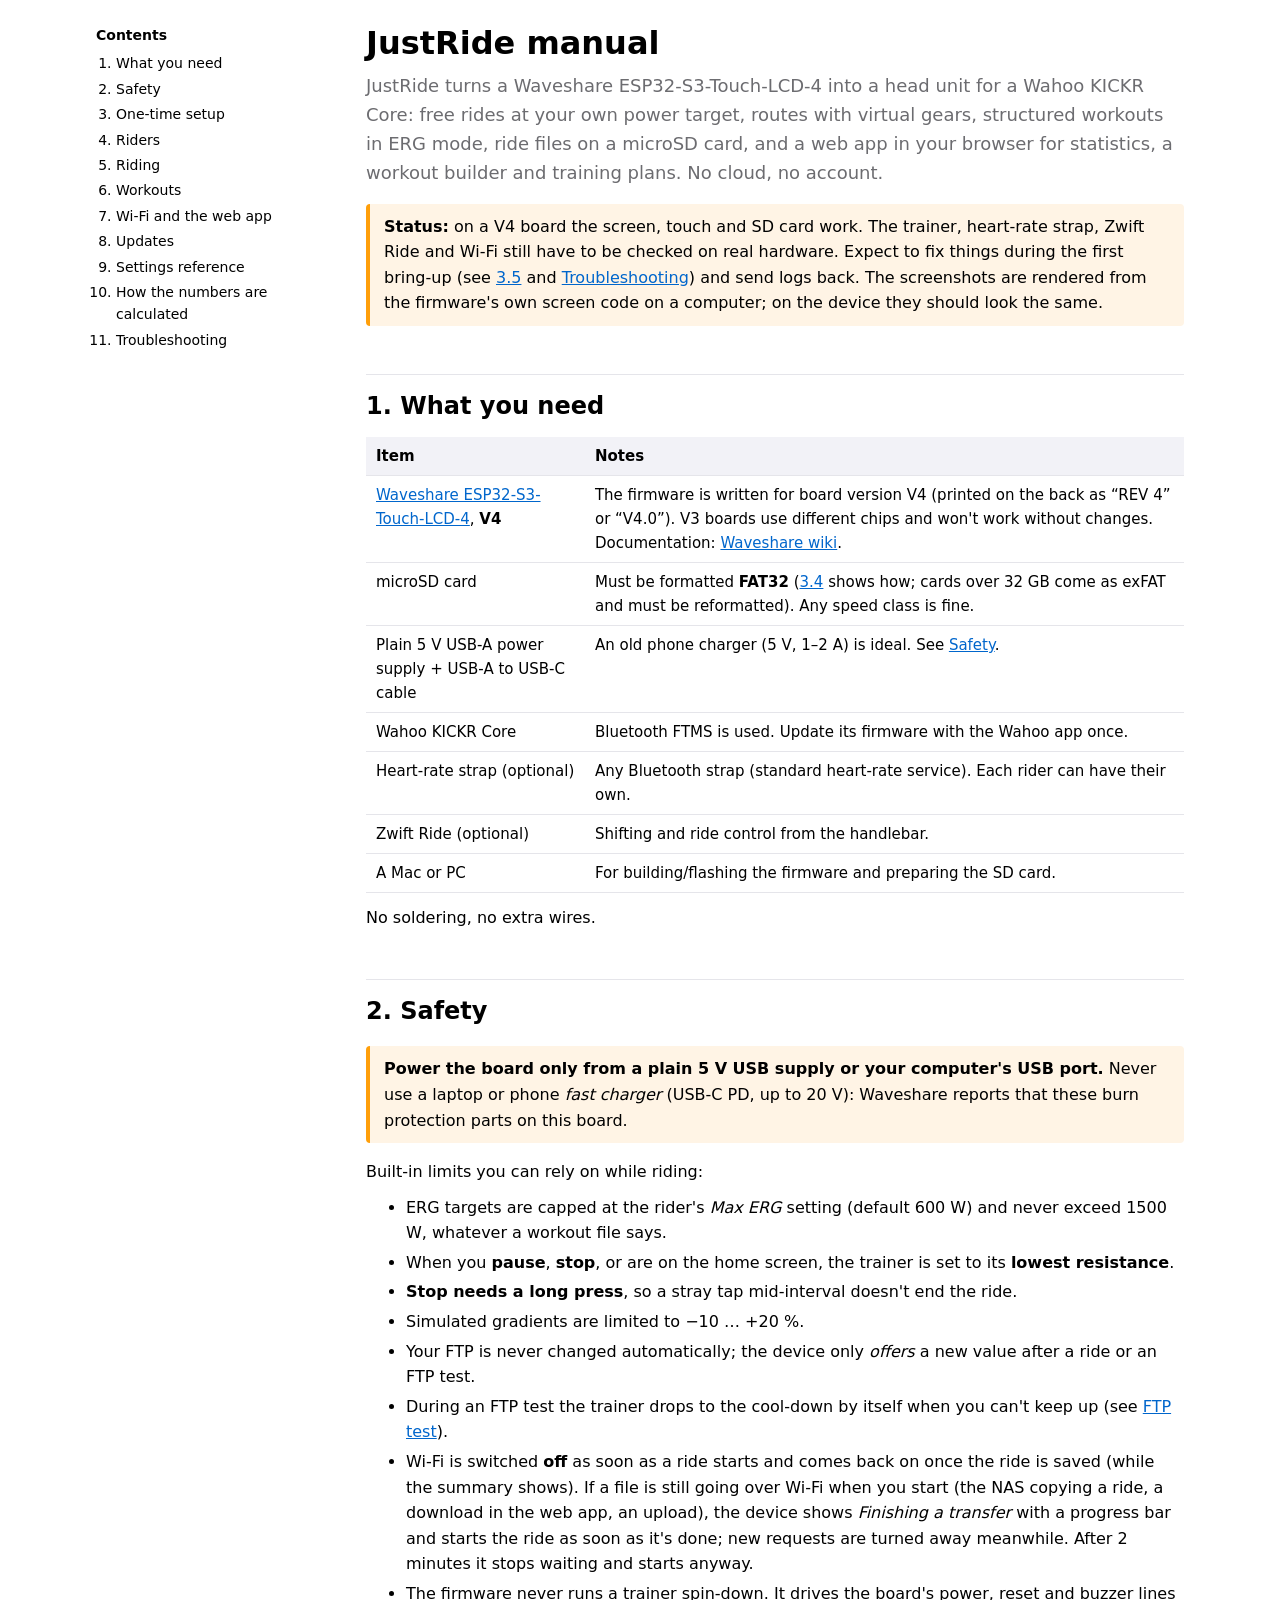
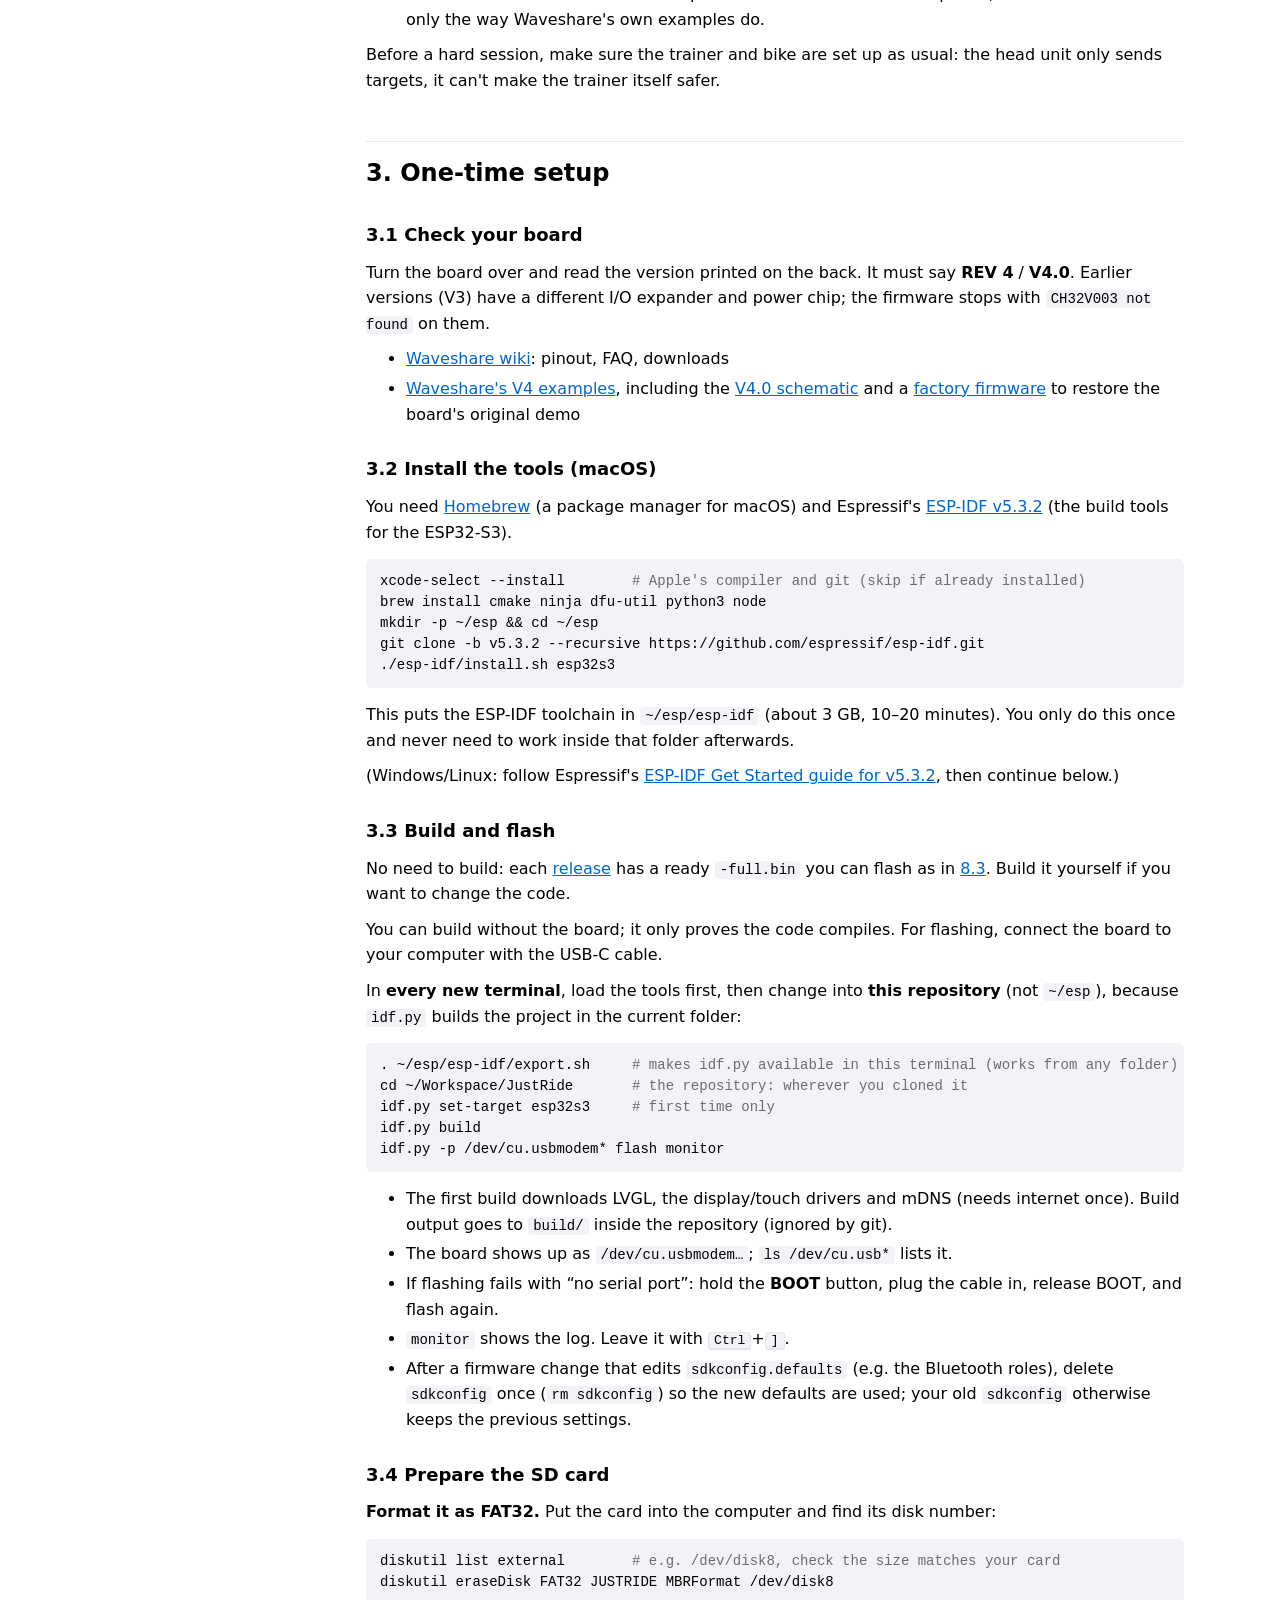
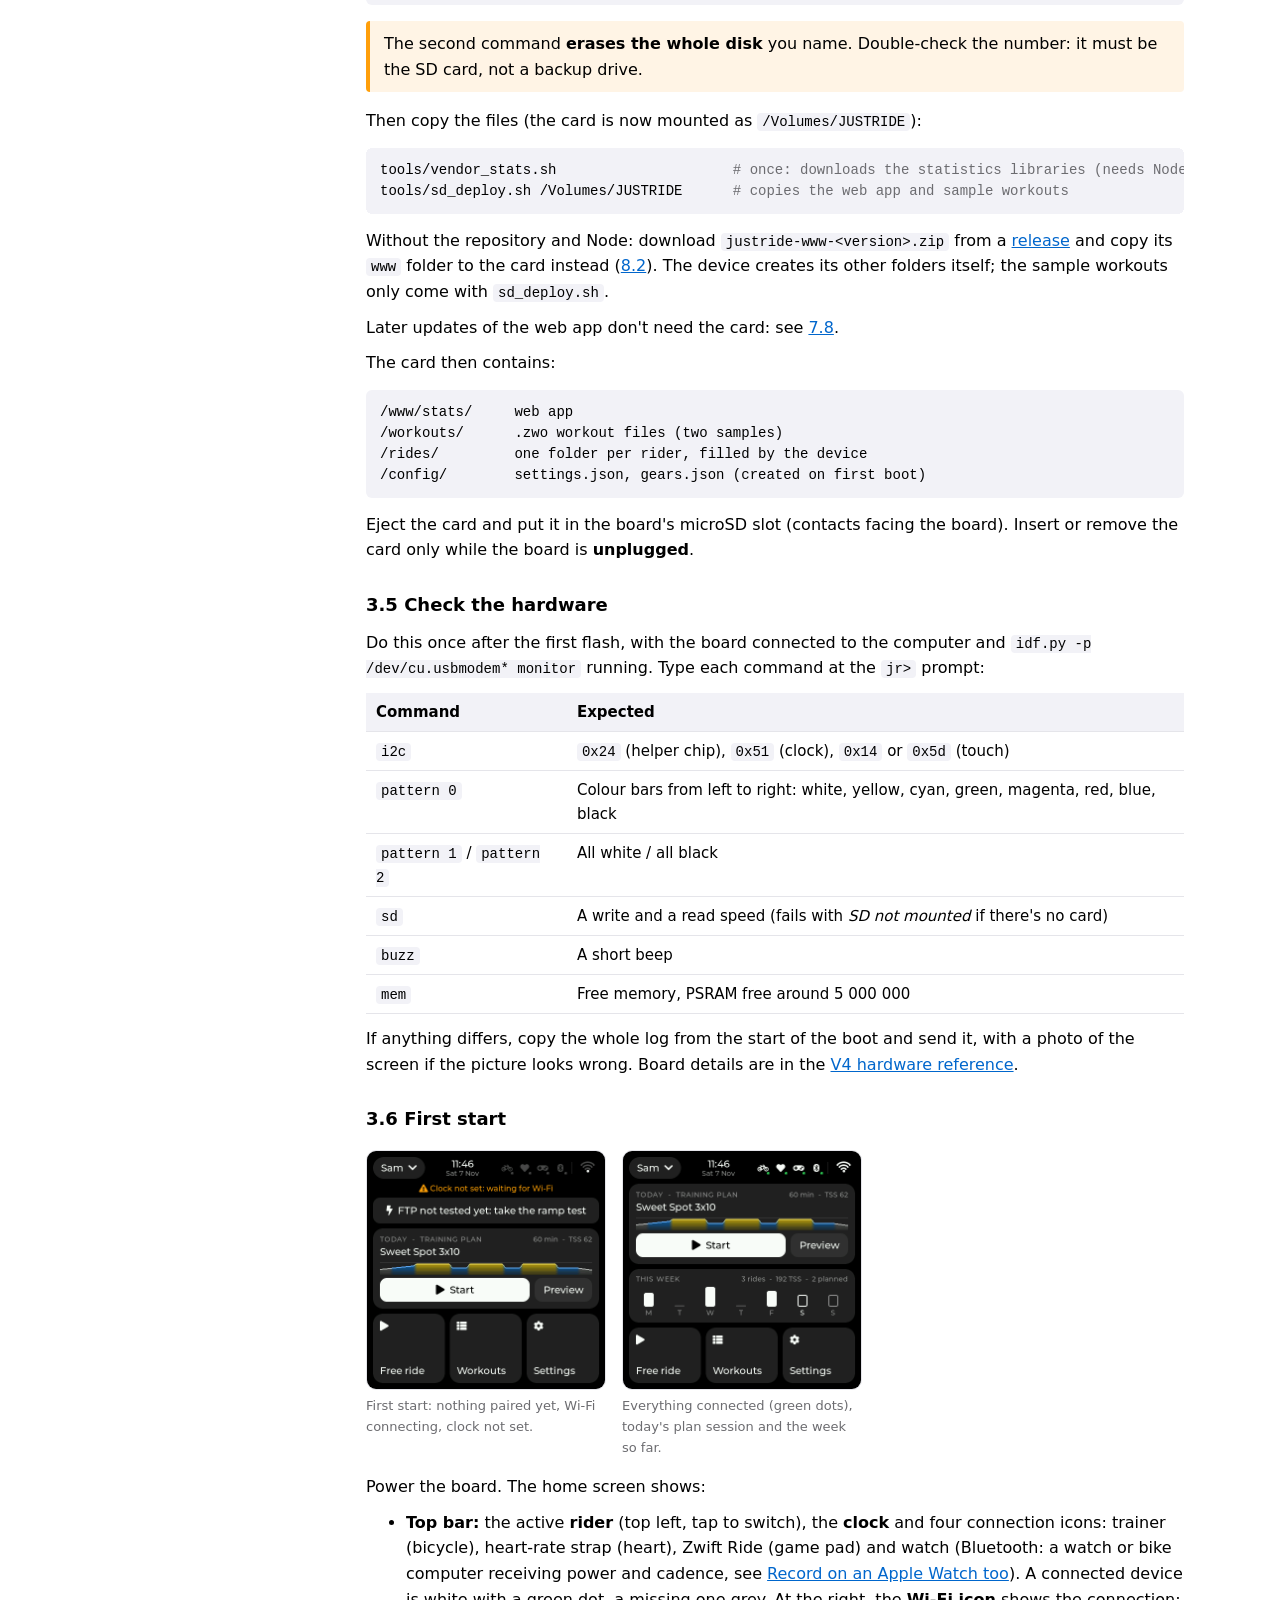
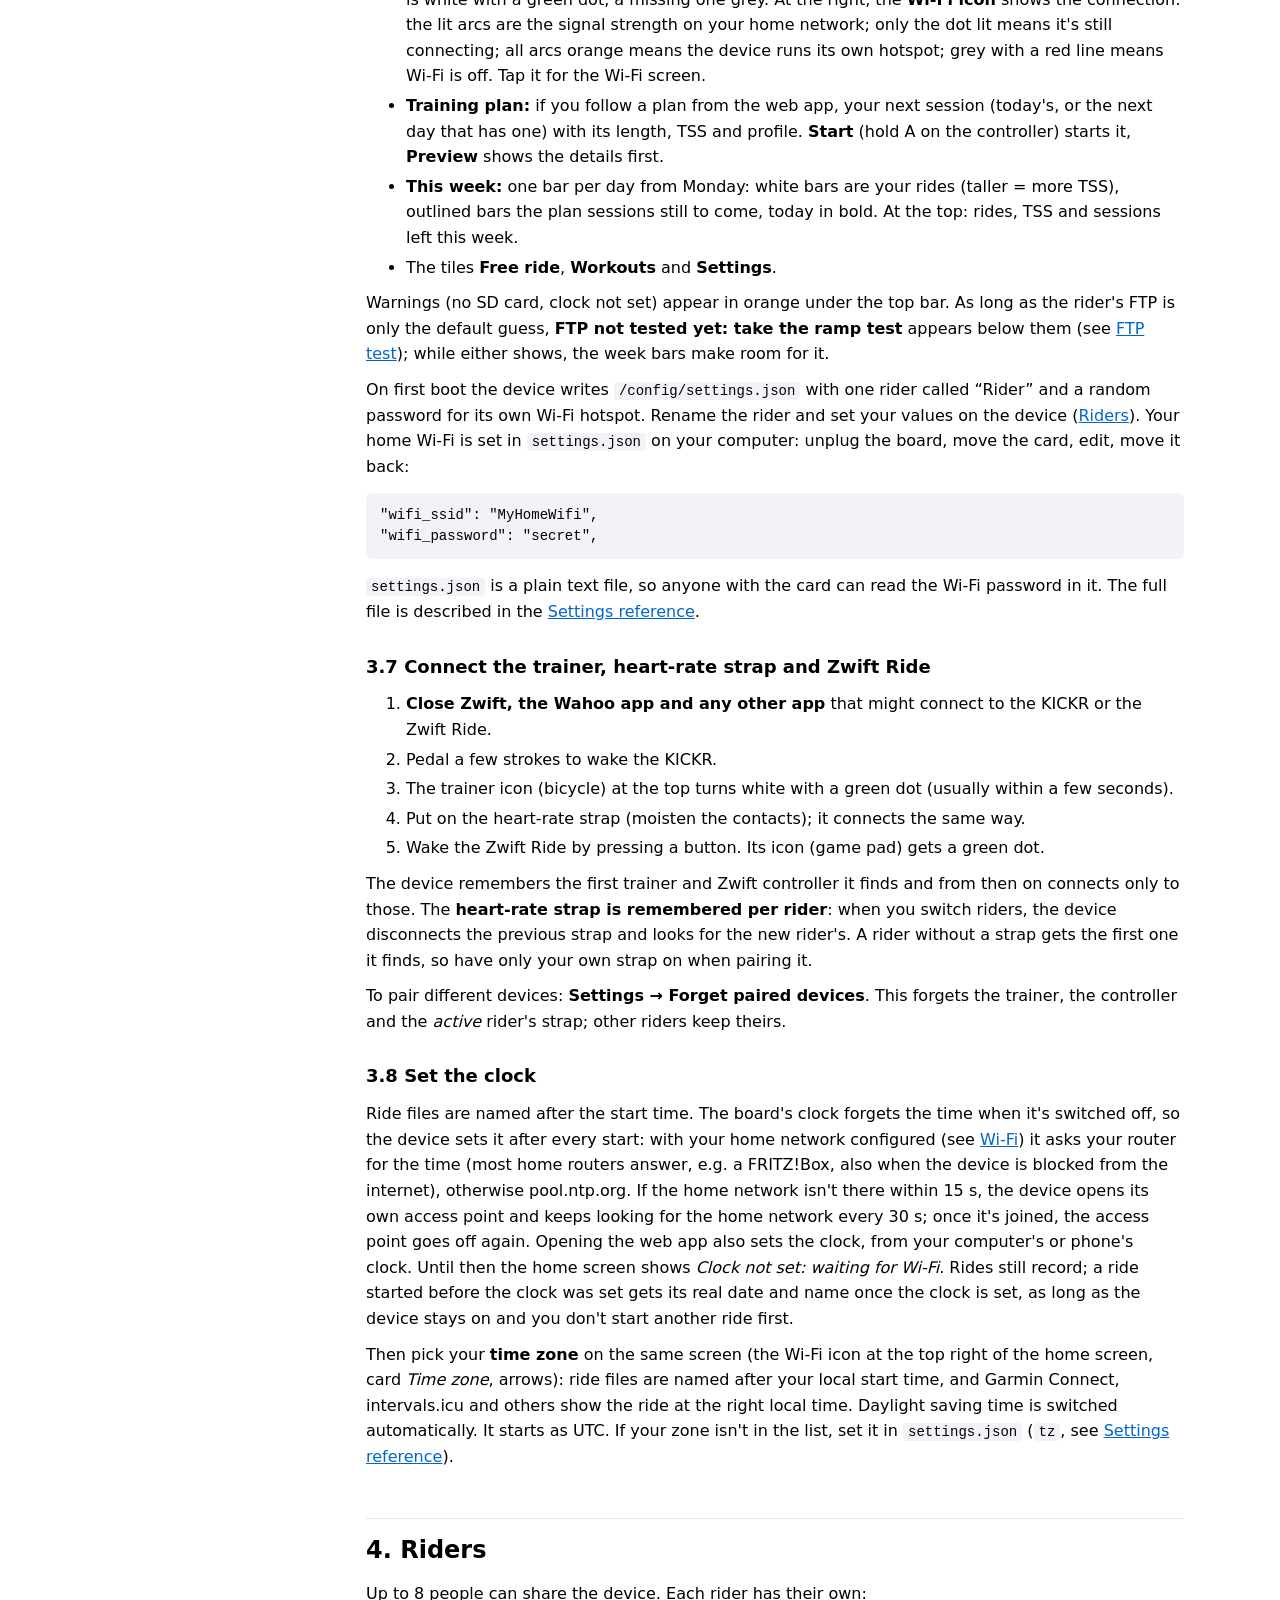
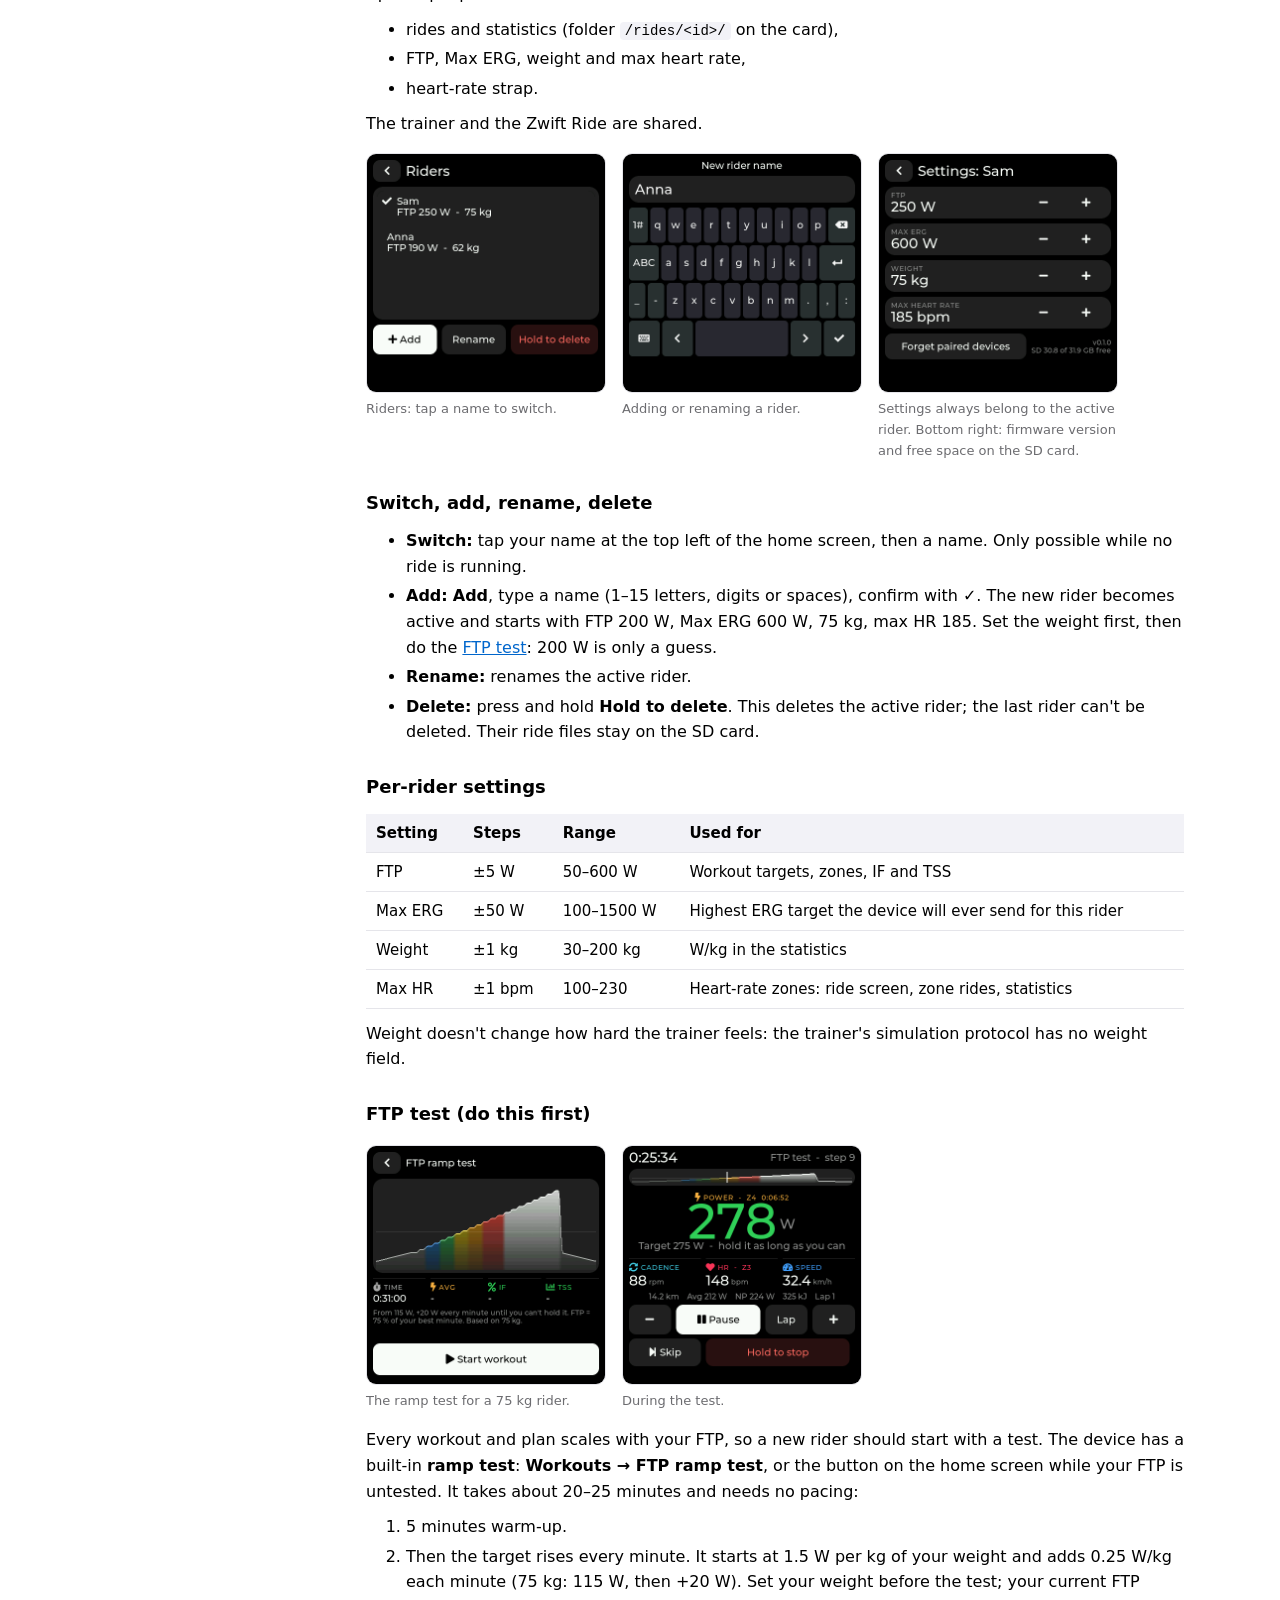
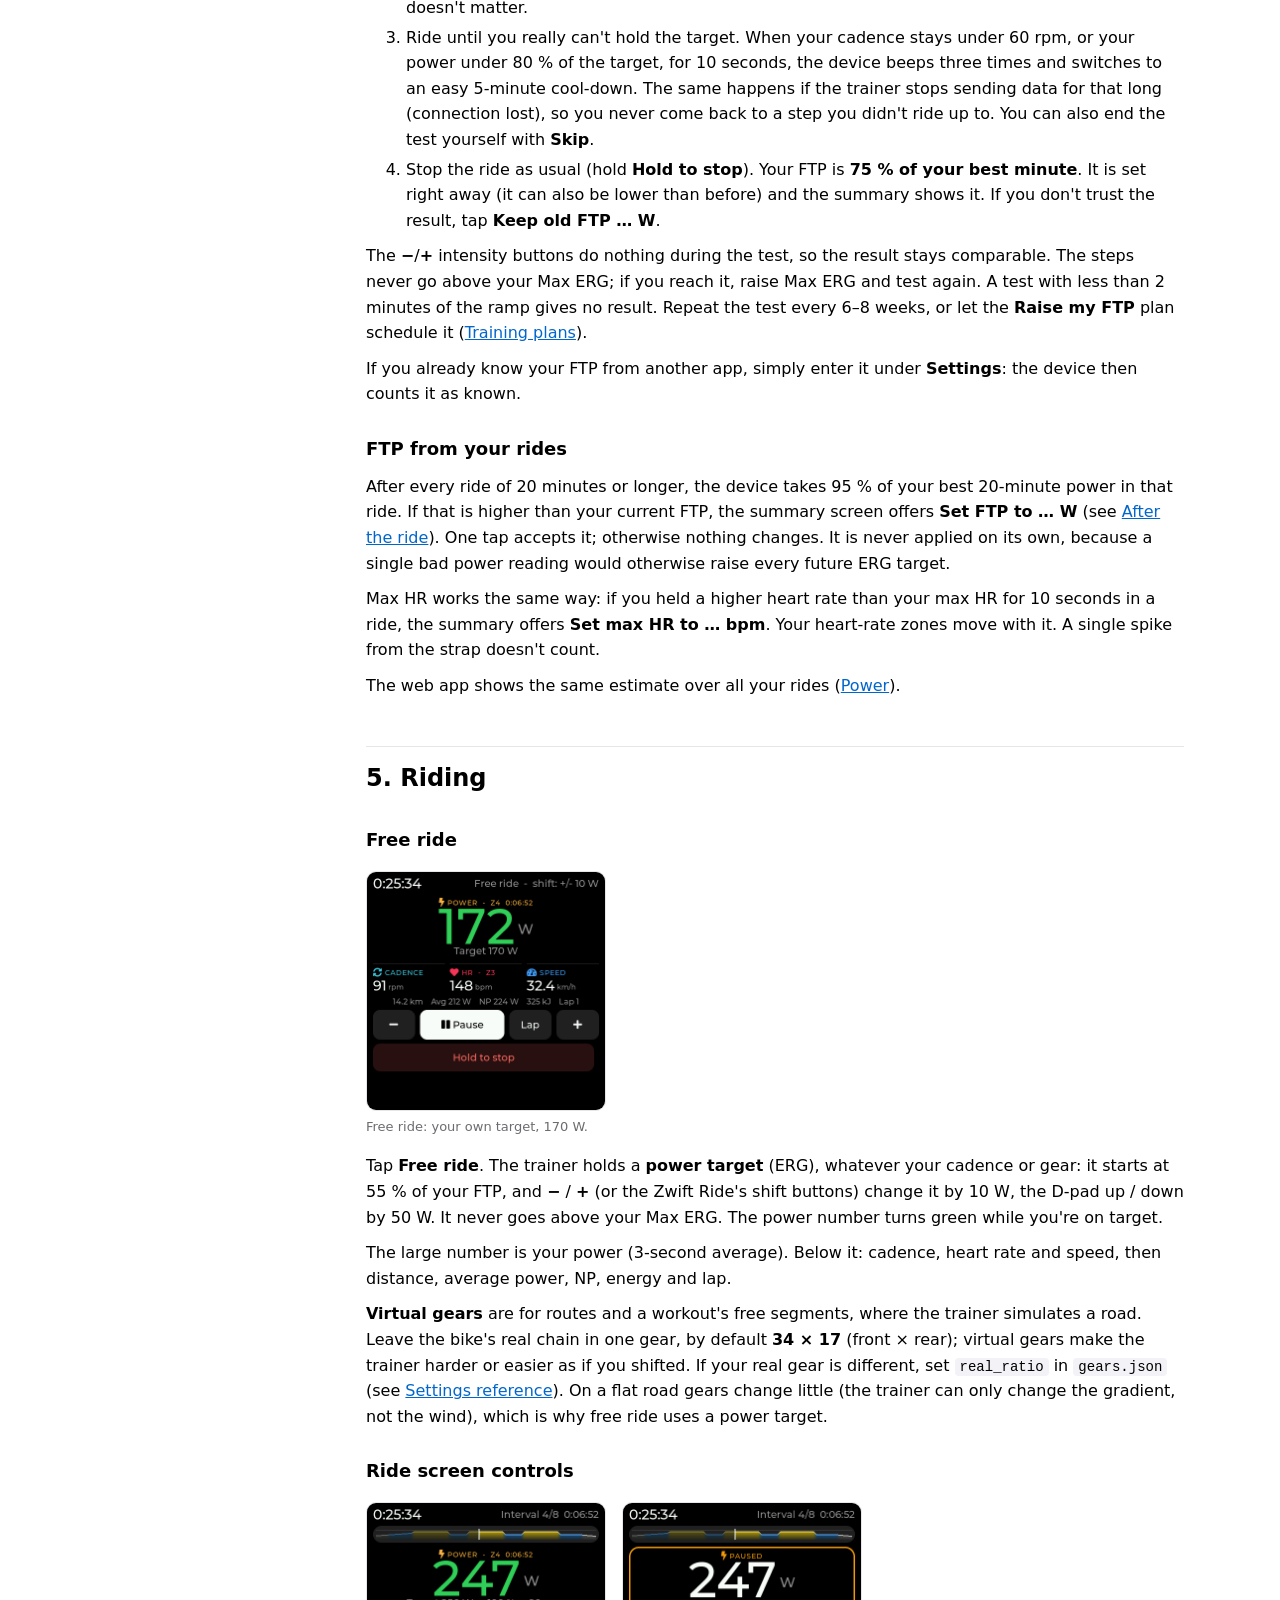
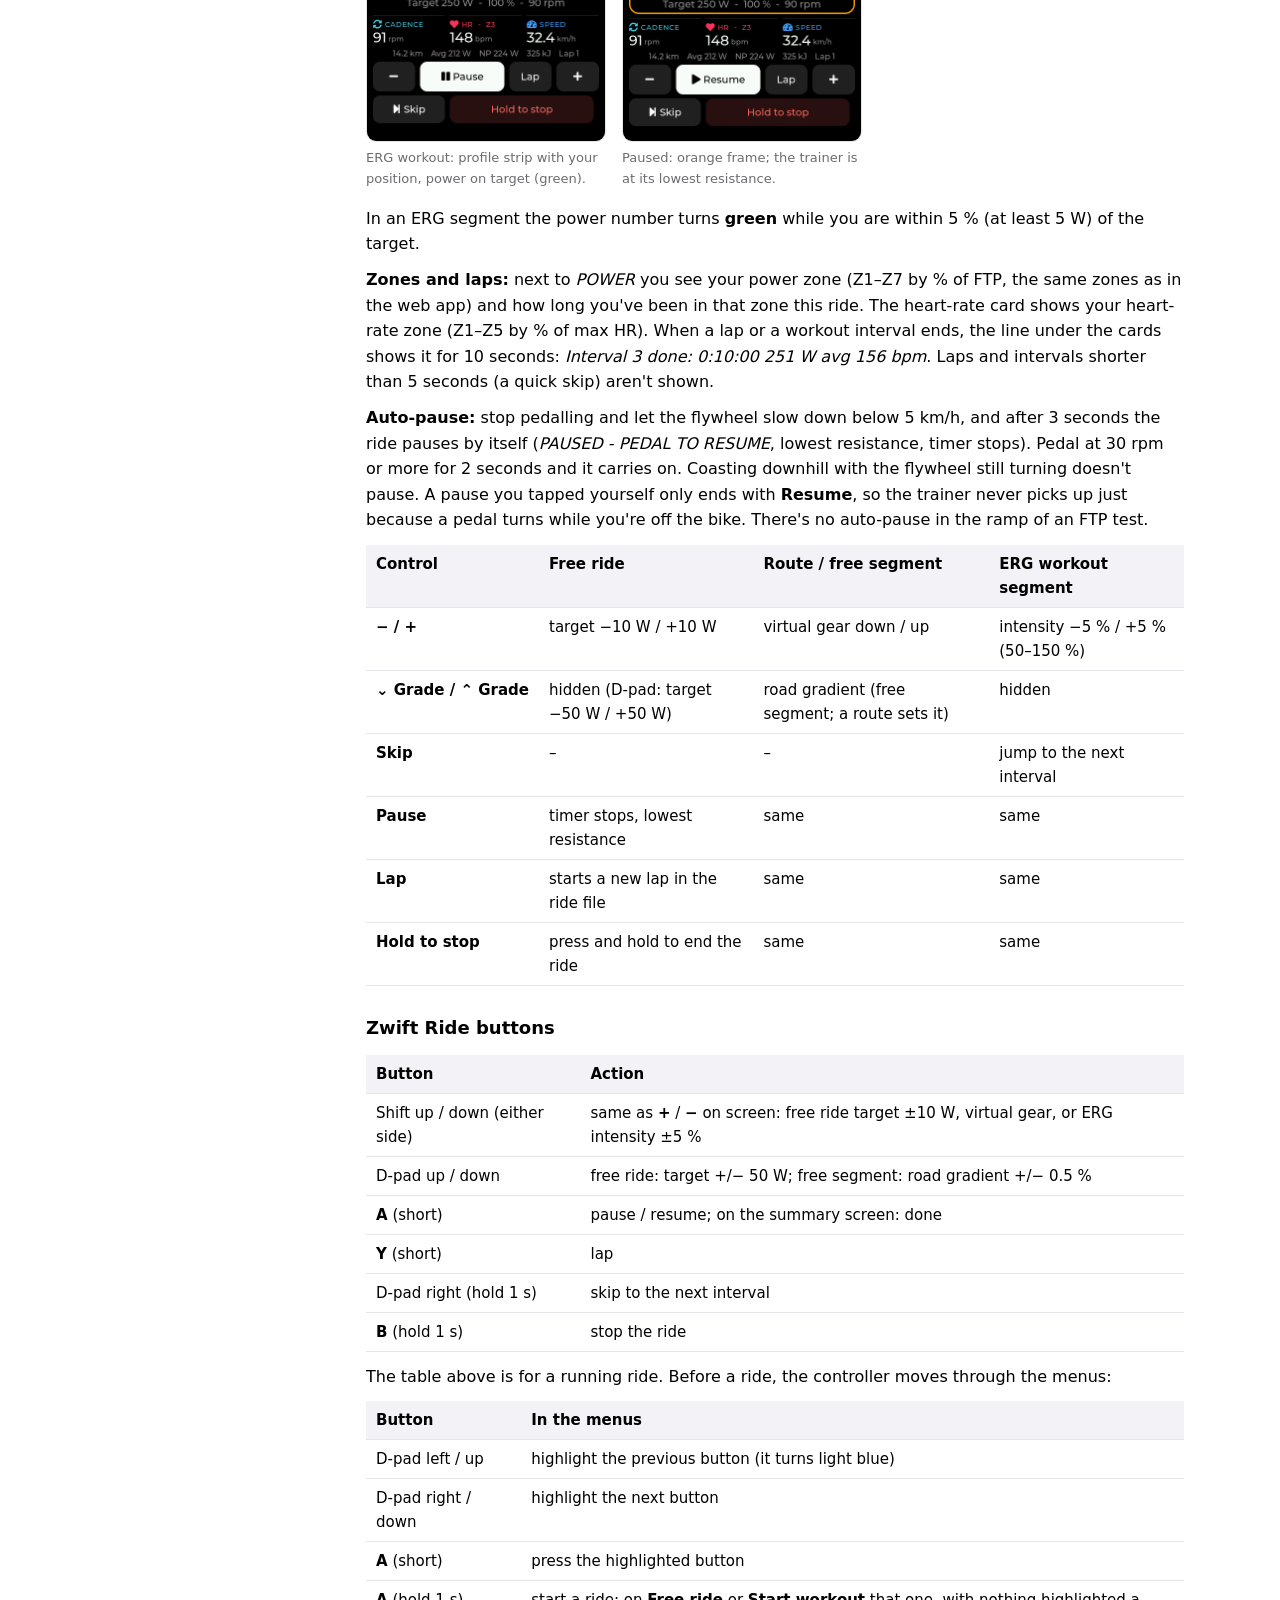
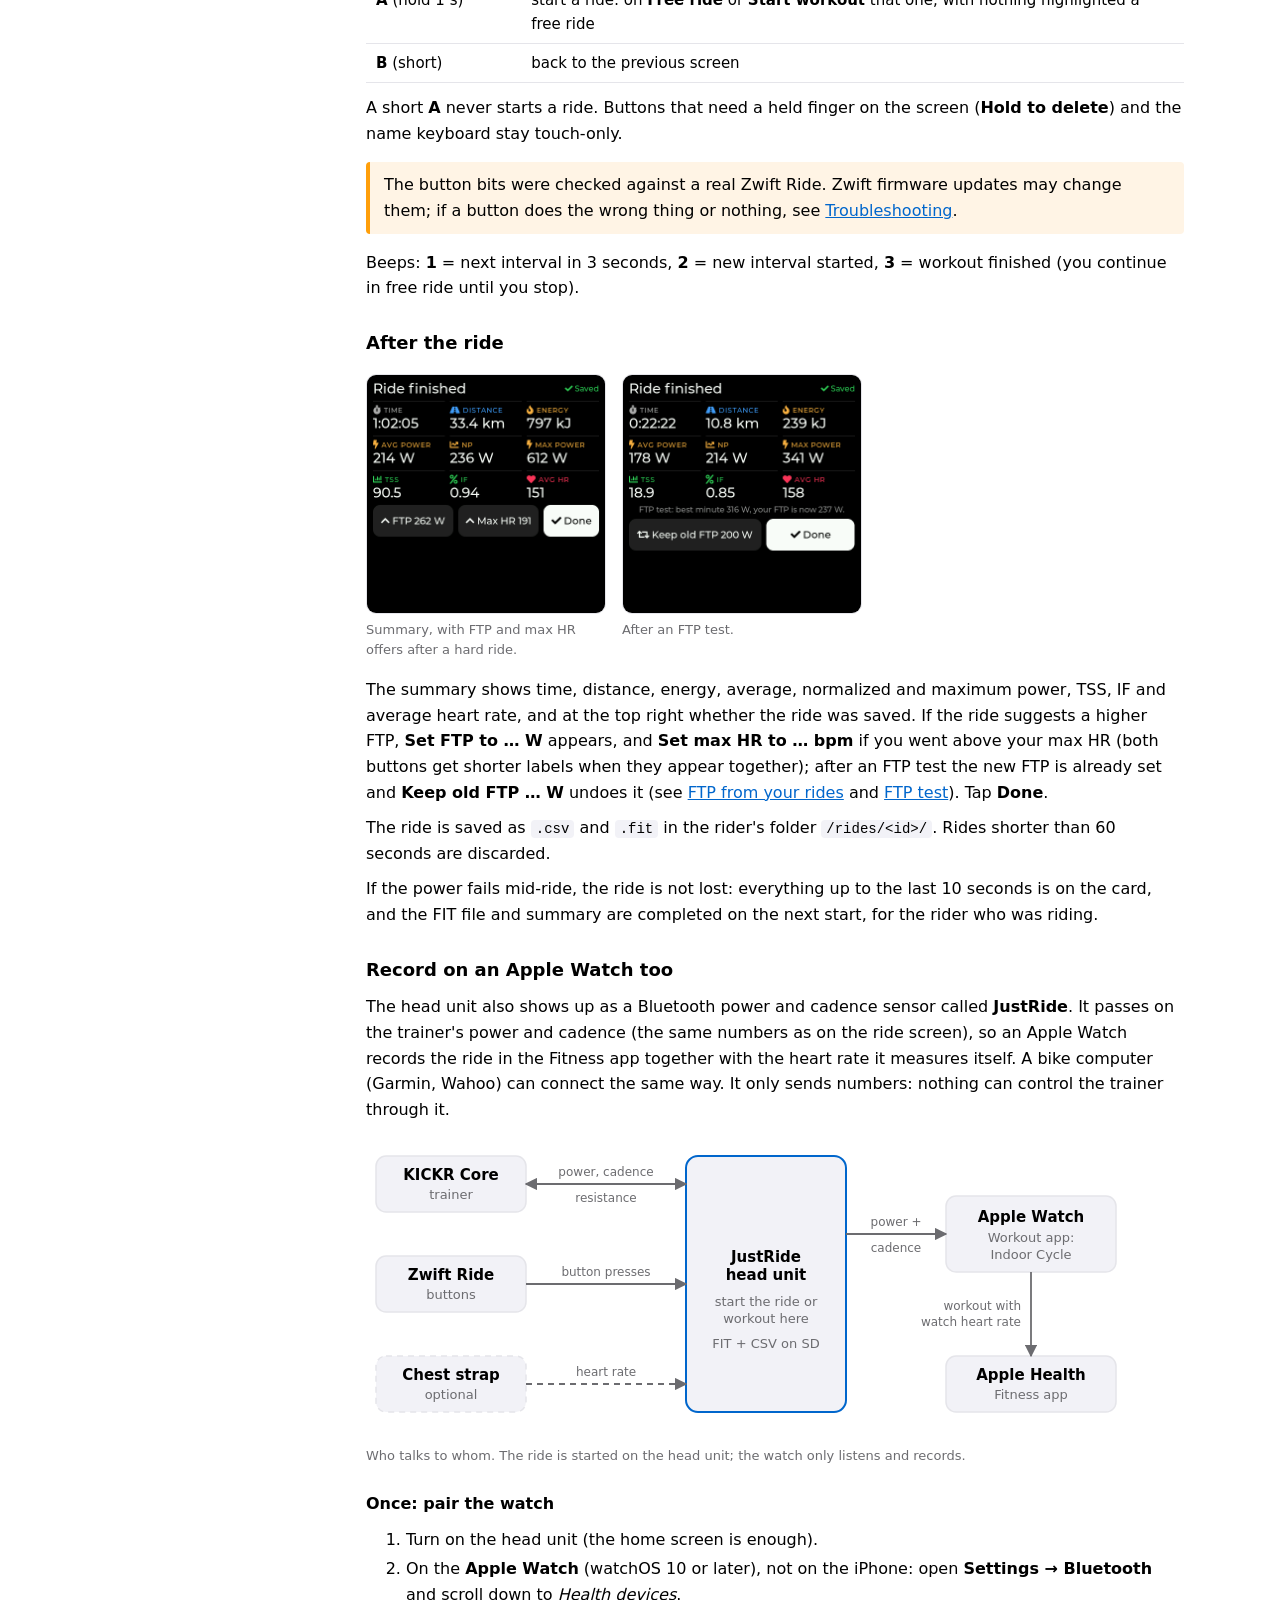
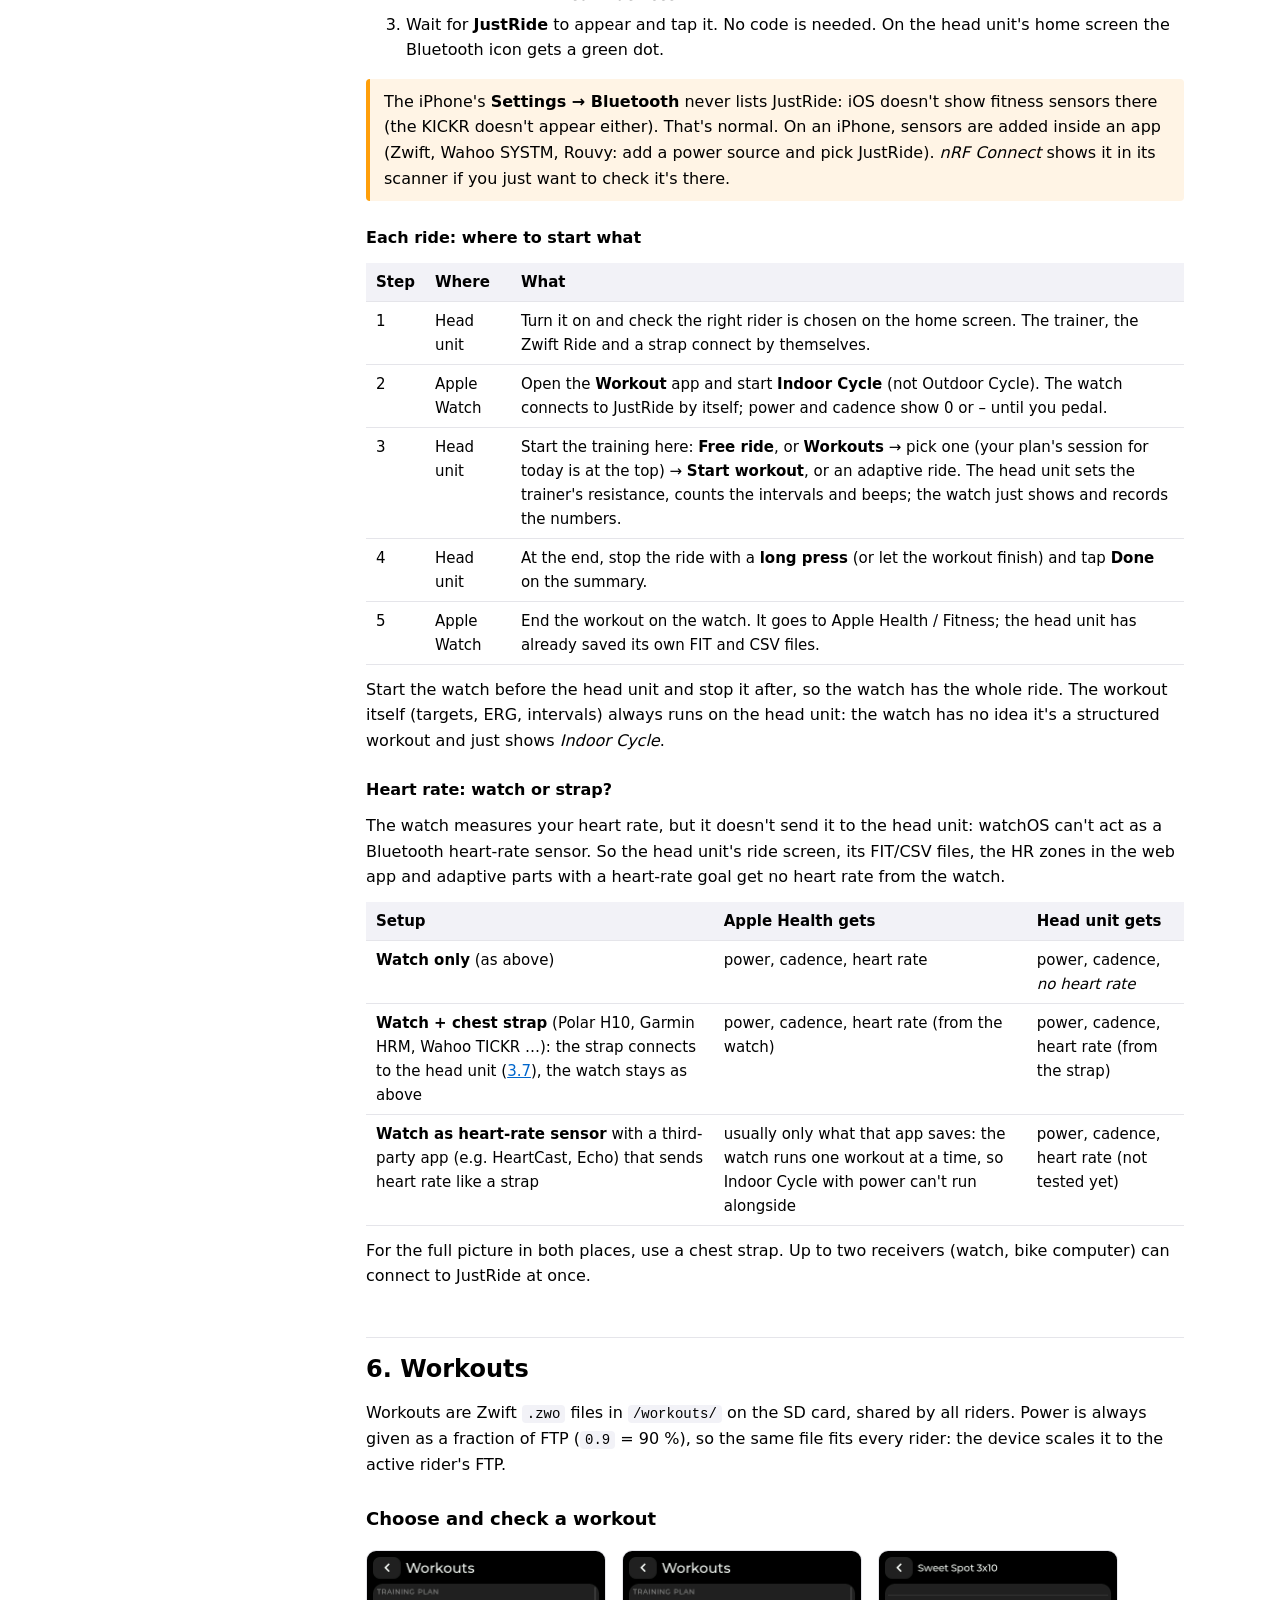
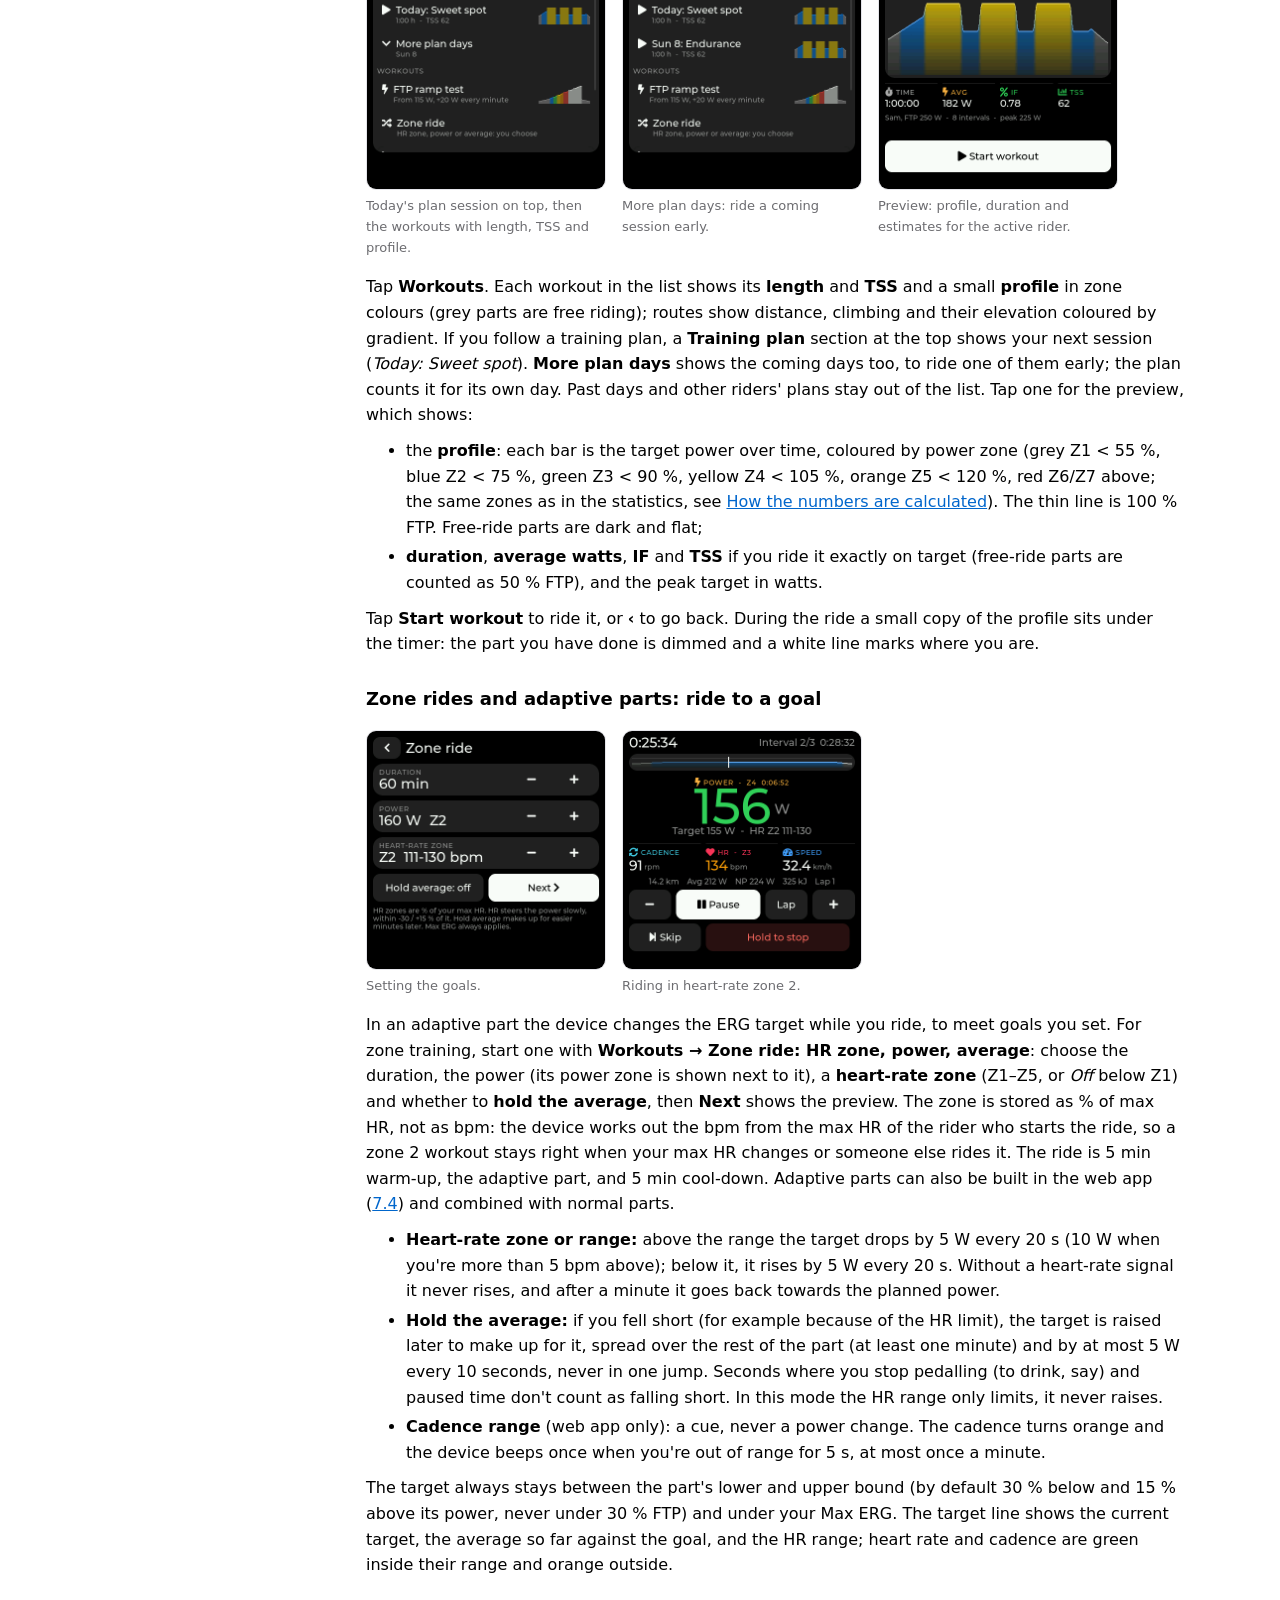
<file: docs/manual.html>
<!doctype html>
<html lang="en">
<head>
<meta charset="utf-8">
<meta name="viewport" content="width=device-width, initial-scale=1">
<title>JustRide Manual</title>
<style>
:root {
  --bg: #ffffff; --fg: #000000; --muted: #6c6c70; --line: #e5e5ea; --card: #f2f2f7;
  --accent: #0066cc; --warn-bg: #fff4e5; --warn-line: #ff9f0a; --code: #f2f2f7;
}
@media (prefers-color-scheme: dark) {
  :root:not([data-theme="light"]) {
    --bg: #000000; --fg: #ffffff; --muted: #aeaeb2; --line: #2c2c2e; --card: #1c1c1e;
    --accent: #409cff; --warn-bg: #2a1d08; --warn-line: #ff9f0a; --code: #1c1c1e;
  }
}
* { box-sizing: border-box; }
html { scroll-padding-top: 16px; }
body { margin: 0; background: var(--bg); color: var(--fg); font: 16px/1.6 system-ui, -apple-system, "Segoe UI", sans-serif; }
.layout { display: grid; grid-template-columns: 230px minmax(0, 1fr); gap: 40px; max-width: 1120px; margin: 0 auto; padding: 24px 16px 64px; }
nav.toc { position: sticky; top: 16px; align-self: start; font-size: 14px; }
nav.toc b { display: block; margin-bottom: 6px; }
nav.toc ol { margin: 0; padding-left: 20px; }
nav.toc li { margin: 3px 0; }
nav.toc a { color: var(--fg); text-decoration: none; }
nav.toc a:hover { color: var(--accent); }
main { min-width: 0; }
h1 { font-size: 32px; line-height: 1.2; margin: 0 0 8px; }
h2 { font-size: 24px; margin: 48px 0 12px; padding-top: 12px; border-top: 1px solid var(--line); }
h3 { font-size: 18px; margin: 28px 0 8px; }
a { color: var(--accent); }
p, ul, ol { margin: 10px 0; }
li { margin: 4px 0; }
.lead { font-size: 18px; color: var(--muted); }
.note { background: var(--warn-bg); border-left: 4px solid var(--warn-line); padding: 10px 14px; border-radius: 4px; margin: 16px 0; }
code { font: 14px ui-monospace, SFMono-Regular, Menlo, monospace; background: var(--code); padding: 1px 5px; border-radius: 4px; }
pre { background: var(--code); padding: 12px 14px; border-radius: 6px; overflow-x: auto; font: 14px/1.5 ui-monospace, SFMono-Regular, Menlo, monospace; }
pre code { background: none; padding: 0; }
pre .c { color: var(--muted); }
.scroll { overflow-x: auto; margin: 12px 0; }
table { border-collapse: collapse; width: 100%; font-size: 15px; }
th, td { text-align: left; vertical-align: top; padding: 7px 10px; border-bottom: 1px solid var(--line); }
th { background: var(--card); }
kbd { font: 13px ui-monospace, Menlo, monospace; border: 1px solid var(--line); border-bottom-width: 2px; border-radius: 4px; padding: 0 5px; background: var(--card); }
.shots { display: flex; flex-wrap: wrap; gap: 16px; margin: 16px 0; }
figure { margin: 0; }
figure img { display: block; border-radius: 10px; border: 1px solid var(--line); }
.device img { width: 240px; height: 240px; image-rendering: auto; }
.wide img { width: 100%; max-width: 760px; height: auto; }
.diagram svg { width: 100%; min-width: 560px; max-width: 760px; height: auto; display: block; }
.diagram .d-box rect { fill: var(--card); stroke: var(--line); stroke-width: 1.5; }
.diagram .d-box .d-main { stroke: var(--accent); stroke-width: 2; }
.diagram .d-opt { stroke-dasharray: 6 5; }
.diagram .d-line path { fill: none; stroke: var(--muted); stroke-width: 1.8; }
.diagram .d-head { fill: var(--muted); }
.diagram text { fill: var(--fg); font: 600 15px system-ui, -apple-system, sans-serif; text-anchor: middle; }
.diagram .d-small { fill: var(--muted); font-weight: 400; font-size: 13px; }
.diagram .d-label text { fill: var(--muted); font-weight: 400; font-size: 12px; }
h4 { font-size: 16px; margin: 24px 0 8px; }
figcaption { font-size: 13px; color: var(--muted); margin-top: 6px; max-width: 240px; }
.wide figcaption { max-width: none; }
.btn { font-weight: 600; white-space: nowrap; }
@media (max-width: 820px) {
  .layout { grid-template-columns: 1fr; gap: 0; }
  nav.toc { position: static; border: 1px solid var(--line); border-radius: 8px; padding: 12px 16px; margin: 16px 0; }
  .device img { width: min(240px, 100%); height: auto; }
}
</style>
</head>
<body>
<div class="layout">
<nav class="toc" aria-label="Contents">
  <b>Contents</b>
  <ol>
    <li><a href="#need">What you need</a></li>
    <li><a href="#safety">Safety</a></li>
    <li><a href="#setup">One-time setup</a></li>
    <li><a href="#riders">Riders</a></li>
    <li><a href="#riding">Riding</a></li>
    <li><a href="#workouts">Workouts</a></li>
    <li><a href="#wifi">Wi-Fi and the web app</a></li>
    <li><a href="#updates">Updates</a></li>
    <li><a href="#settings">Settings reference</a></li>
    <li><a href="#numbers">How the numbers are calculated</a></li>
    <li><a href="#trouble">Troubleshooting</a></li>
  </ol>
</nav>

<main>
<h1>JustRide manual</h1>
<p class="lead">JustRide turns a Waveshare ESP32-S3-Touch-LCD-4 into a head unit for a Wahoo KICKR Core: free rides at your own power target, routes with virtual gears, structured workouts in ERG mode, ride files on a microSD card, and a web app in your browser for statistics, a workout builder and training plans. No cloud, no account.</p>

<p class="note"><b>Status:</b> on a V4 board the screen, touch and SD card work. The trainer, heart-rate strap, Zwift Ride and Wi-Fi still have to be checked on real hardware. Expect to fix things during the first bring-up (see <a href="#check">3.5</a> and <a href="#trouble">Troubleshooting</a>) and send logs back. The screenshots are rendered from the firmware's own screen code on a computer; on the device they should look the same.</p>

<!-- ------------------------------------------------------------------ -->
<h2 id="need">1. What you need</h2>
<div class="scroll"><table>
  <tr><th>Item</th><th>Notes</th></tr>
  <tr><td><a href="https://www.waveshare.com/esp32-s3-touch-lcd-4.htm">Waveshare ESP32-S3-Touch-LCD-4</a>, <b>V4</b></td><td>The firmware is written for board version V4 (printed on the back as “REV 4” or “V4.0”). V3 boards use different chips and won't work without changes. Documentation: <a href="https://www.waveshare.com/wiki/ESP32-S3-Touch-LCD-4">Waveshare wiki</a>.</td></tr>
  <tr><td>microSD card</td><td>Must be formatted <b>FAT32</b> (<a href="#sd">3.4</a> shows how; cards over 32 GB come as exFAT and must be reformatted). Any speed class is fine.</td></tr>
  <tr><td>Plain 5 V USB-A power supply + USB-A to USB-C cable</td><td>An old phone charger (5 V, 1–2 A) is ideal. See <a href="#safety">Safety</a>.</td></tr>
  <tr><td>Wahoo KICKR Core</td><td>Bluetooth FTMS is used. Update its firmware with the Wahoo app once.</td></tr>
  <tr><td>Heart-rate strap (optional)</td><td>Any Bluetooth strap (standard heart-rate service). Each rider can have their own.</td></tr>
  <tr><td>Zwift Ride (optional)</td><td>Shifting and ride control from the handlebar.</td></tr>
  <tr><td>A Mac or PC</td><td>For building/flashing the firmware and preparing the SD card.</td></tr>
</table></div>
<p>No soldering, no extra wires.</p>

<!-- ------------------------------------------------------------------ -->
<h2 id="safety">2. Safety</h2>
<p class="note"><b>Power the board only from a plain 5 V USB supply or your computer's USB port.</b> Never use a laptop or phone <i>fast charger</i> (USB-C PD, up to 20 V): Waveshare reports that these burn protection parts on this board.</p>
<p>Built-in limits you can rely on while riding:</p>
<ul>
  <li>ERG targets are capped at the rider's <i>Max ERG</i> setting (default 600 W) and never exceed 1500 W, whatever a workout file says.</li>
  <li>When you <b>pause</b>, <b>stop</b>, or are on the home screen, the trainer is set to its <b>lowest resistance</b>.</li>
  <li><b>Stop needs a long press</b>, so a stray tap mid-interval doesn't end the ride.</li>
  <li>Simulated gradients are limited to −10 … +20 %.</li>
  <li>Your FTP is never changed automatically; the device only <i>offers</i> a new value after a ride or an FTP test.</li>
  <li>During an FTP test the trainer drops to the cool-down by itself when you can't keep up (see <a href="#ftptest">FTP test</a>).</li>
  <li>Wi-Fi is switched <b>off</b> as soon as a ride starts and comes back on once the ride is saved (while the summary shows). If a file is still going over Wi-Fi when you start (the NAS copying a ride, a download in the web app, an upload), the device shows <i>Finishing a transfer</i> with a progress bar and starts the ride as soon as it's done; new requests are turned away meanwhile. After 2 minutes it stops waiting and starts anyway.</li>
  <li>The firmware never runs a trainer spin-down. It drives the board's power, reset and buzzer lines only the way Waveshare's own examples do.</li>
</ul>
<p>Before a hard session, make sure the trainer and bike are set up as usual: the head unit only sends targets, it can't make the trainer itself safer.</p>

<!-- ------------------------------------------------------------------ -->
<h2 id="setup">3. One-time setup</h2>

<h3 id="board">3.1 Check your board</h3>
<p>Turn the board over and read the version printed on the back. It must say <b>REV 4</b> / <b>V4.0</b>. Earlier versions (V3) have a different I/O expander and power chip; the firmware stops with <code>CH32V003 not found</code> on them.</p>
<ul>
  <li><a href="https://www.waveshare.com/wiki/ESP32-S3-Touch-LCD-4">Waveshare wiki</a>: pinout, FAQ, downloads</li>
  <li><a href="https://github.com/waveshareteam/ESP32-S3-Touch-LCD-4">Waveshare's V4 examples</a>, including the <a href="https://github.com/waveshareteam/ESP32-S3-Touch-LCD-4/tree/main/hardware/schematics">V4.0 schematic</a> and a <a href="https://github.com/waveshareteam/ESP32-S3-Touch-LCD-4/tree/main/firmware">factory firmware</a> to restore the board's original demo</li>
</ul>

<h3 id="tools">3.2 Install the tools (macOS)</h3>
<p>You need <a href="https://brew.sh">Homebrew</a> (a package manager for macOS) and Espressif's <a href="https://docs.espressif.com/projects/esp-idf/en/v5.3.2/esp32s3/get-started/index.html">ESP-IDF v5.3.2</a> (the build tools for the ESP32-S3).</p>
<pre><code>xcode-select --install        <span class="c"># Apple's compiler and git (skip if already installed)</span>
brew install cmake ninja dfu-util python3 node
mkdir -p ~/esp &amp;&amp; cd ~/esp
git clone -b v5.3.2 --recursive https://github.com/espressif/esp-idf.git
./esp-idf/install.sh esp32s3</code></pre>
<p>This puts the ESP-IDF toolchain in <code>~/esp/esp-idf</code> (about 3 GB, 10–20 minutes). You only do this once and never need to work inside that folder afterwards.</p>
<p>(Windows/Linux: follow Espressif's <a href="https://docs.espressif.com/projects/esp-idf/en/v5.3.2/esp32s3/get-started/index.html">ESP-IDF Get Started guide for v5.3.2</a>, then continue below.)</p>

<h3 id="build">3.3 Build and flash</h3>
<p>No need to build: each <a href="#updates">release</a> has a ready <code>-full.bin</code> you can flash as in <a href="#update-usb">8.3</a>. Build it yourself if you want to change the code.</p>
<p>You can build without the board; it only proves the code compiles. For flashing, connect the board to your computer with the USB-C cable.</p>
<p>In <b>every new terminal</b>, load the tools first, then change into <b>this repository</b> (not <code>~/esp</code>), because <code>idf.py</code> builds the project in the current folder:</p>
<pre><code>. ~/esp/esp-idf/export.sh     <span class="c"># makes idf.py available in this terminal (works from any folder)</span>
cd ~/Workspace/JustRide       <span class="c"># the repository: wherever you cloned it</span>
idf.py set-target esp32s3     <span class="c"># first time only</span>
idf.py build
idf.py -p /dev/cu.usbmodem* flash monitor</code></pre>
<ul>
  <li>The first build downloads LVGL, the display/touch drivers and mDNS (needs internet once). Build output goes to <code>build/</code> inside the repository (ignored by git).</li>
  <li>The board shows up as <code>/dev/cu.usbmodem…</code>; <code>ls /dev/cu.usb*</code> lists it.</li>
  <li>If flashing fails with “no serial port”: hold the <b>BOOT</b> button, plug the cable in, release BOOT, and flash again.</li>
  <li><code>monitor</code> shows the log. Leave it with <kbd>Ctrl</kbd>+<kbd>]</kbd>.</li>
  <li>After a firmware change that edits <code>sdkconfig.defaults</code> (e.g. the Bluetooth roles), delete <code>sdkconfig</code> once (<code>rm sdkconfig</code>) so the new defaults are used; your old <code>sdkconfig</code> otherwise keeps the previous settings.</li>
</ul>

<h3 id="sd">3.4 Prepare the SD card</h3>
<p><b>Format it as FAT32.</b> Put the card into the computer and find its disk number:</p>
<pre><code>diskutil list external        <span class="c"># e.g. /dev/disk8, check the size matches your card</span>
diskutil eraseDisk FAT32 JUSTRIDE MBRFormat /dev/disk8</code></pre>
<p class="note">The second command <b>erases the whole disk</b> you name. Double-check the number: it must be the SD card, not a backup drive.</p>
<p>Then copy the files (the card is now mounted as <code>/Volumes/JUSTRIDE</code>):</p>
<pre><code>tools/vendor_stats.sh                     <span class="c"># once: downloads the statistics libraries (needs Node + internet)</span>
tools/sd_deploy.sh /Volumes/JUSTRIDE      <span class="c"># copies the web app and sample workouts</span></code></pre>
<p>Without the repository and Node: download <code>justride-www-&lt;version&gt;.zip</code> from a <a href="#updates">release</a> and copy its <code>www</code> folder to the card instead (<a href="#update-www">8.2</a>). The device creates its other folders itself; the sample workouts only come with <code>sd_deploy.sh</code>.</p>
<p>Later updates of the web app don't need the card: see <a href="#webapp-update">7.8</a>.</p>
<p>The card then contains:</p>
<pre><code>/www/stats/     web app
/workouts/      .zwo workout files (two samples)
/rides/         one folder per rider, filled by the device
/config/        settings.json, gears.json (created on first boot)</code></pre>
<p>Eject the card and put it in the board's microSD slot (contacts facing the board). Insert or remove the card only while the board is <b>unplugged</b>.</p>

<h3 id="check">3.5 Check the hardware</h3>
<p>Do this once after the first flash, with the board connected to the computer and <code>idf.py -p /dev/cu.usbmodem* monitor</code> running. Type each command at the <code>jr&gt;</code> prompt:</p>
<div class="scroll"><table>
  <tr><th>Command</th><th>Expected</th></tr>
  <tr><td><code>i2c</code></td><td><code>0x24</code> (helper chip), <code>0x51</code> (clock), <code>0x14</code> or <code>0x5d</code> (touch)</td></tr>
  <tr><td><code>pattern 0</code></td><td>Colour bars from left to right: white, yellow, cyan, green, magenta, red, blue, black</td></tr>
  <tr><td><code>pattern 1</code> / <code>pattern 2</code></td><td>All white / all black</td></tr>
  <tr><td><code>sd</code></td><td>A write and a read speed (fails with <i>SD not mounted</i> if there's no card)</td></tr>
  <tr><td><code>buzz</code></td><td>A short beep</td></tr>
  <tr><td><code>mem</code></td><td>Free memory, PSRAM free around 5 000 000</td></tr>
</table></div>
<p>If anything differs, copy the whole log from the start of the boot and send it, with a photo of the screen if the picture looks wrong. Board details are in the <a href="https://github.com/waveshareteam/ESP32-S3-Touch-LCD-4/blob/main/hardware/HARDWARE_REFERENCE.md">V4 hardware reference</a>.</p>

<h3 id="first">3.6 First start</h3>
<div class="shots">
  <figure class="device"><img src="img/home-first-start.png" alt="Home screen on first start: all device icons grey, Wi-Fi connecting, warning that the clock is not set, button for the FTP test, today's plan session and the three tiles"><figcaption>First start: nothing paired yet, Wi-Fi connecting, clock not set.</figcaption></figure>
  <figure class="device"><img src="img/home.png" alt="Home screen: rider at the top left, clock, trainer, heart-rate strap, Zwift Ride and watch icons with green dots, Wi-Fi with full signal; today's plan session with Start and Preview; this week's rides as bars; tiles Free ride, Workouts and Settings"><figcaption>Everything connected (green dots), today's plan session and the week so far.</figcaption></figure>
</div>
<p>Power the board. The home screen shows:</p>
<ul>
  <li><b>Top bar:</b> the active <b>rider</b> (top left, tap to switch), the <b>clock</b> and four connection icons: trainer (bicycle), heart-rate strap (heart), Zwift Ride (game pad) and watch (Bluetooth: a watch or bike computer receiving power and cadence, see <a href="#watch">Record on an Apple Watch too</a>). A connected device is white with a green dot, a missing one grey. At the right, the <b>Wi-Fi icon</b> shows the connection: the lit arcs are the signal strength on your home network; only the dot lit means it's still connecting; all arcs orange means the device runs its own hotspot; grey with a red line means Wi-Fi is off. Tap it for the Wi-Fi screen.</li>
  <li><b>Training plan:</b> if you follow a plan from the web app, your next session (today's, or the next day that has one) with its length, TSS and profile. <span class="btn">Start</span> (hold A on the controller) starts it, <span class="btn">Preview</span> shows the details first.</li>
  <li><b>This week:</b> one bar per day from Monday: white bars are your rides (taller = more TSS), outlined bars the plan sessions still to come, today in bold. At the top: rides, TSS and sessions left this week.</li>
  <li>The tiles <span class="btn">Free ride</span>, <span class="btn">Workouts</span> and <span class="btn">Settings</span>.</li>
</ul>
<p>Warnings (no SD card, clock not set) appear in orange under the top bar. As long as the rider's FTP is only the default guess, <span class="btn">FTP not tested yet: take the ramp test</span> appears below them (see <a href="#ftptest">FTP test</a>); while either shows, the week bars make room for it.</p>
<p>On first boot the device writes <code>/config/settings.json</code> with one rider called “Rider” and a random password for its own Wi-Fi hotspot. Rename the rider and set your values on the device (<a href="#riders">Riders</a>). Your home Wi-Fi is set in <code>settings.json</code> on your computer: unplug the board, move the card, edit, move it back:</p>
<pre><code>"wifi_ssid": "MyHomeWifi",
"wifi_password": "secret",</code></pre>
<p><code>settings.json</code> is a plain text file, so anyone with the card can read the Wi-Fi password in it. The full file is described in the <a href="#settings">Settings reference</a>.</p>

<h3 id="pair">3.7 Connect the trainer, heart-rate strap and Zwift Ride</h3>
<ol>
  <li><b>Close Zwift, the Wahoo app and any other app</b> that might connect to the KICKR or the Zwift Ride.</li>
  <li>Pedal a few strokes to wake the KICKR.</li>
  <li>The trainer icon (bicycle) at the top turns white with a green dot (usually within a few seconds).</li>
  <li>Put on the heart-rate strap (moisten the contacts); it connects the same way.</li>
  <li>Wake the Zwift Ride by pressing a button. Its icon (game pad) gets a green dot.</li>
</ol>
<p>The device remembers the first trainer and Zwift controller it finds and from then on connects only to those. The <b>heart-rate strap is remembered per rider</b>: when you switch riders, the device disconnects the previous strap and looks for the new rider's. A rider without a strap gets the first one it finds, so have only your own strap on when pairing it.</p>
<p>To pair different devices: <span class="btn">Settings → Forget paired devices</span>. This forgets the trainer, the controller and the <i>active</i> rider's strap; other riders keep theirs.</p>

<h3 id="clock">3.8 Set the clock</h3>
<p>Ride files are named after the start time. The board's clock forgets the time when it's switched off, so the device sets it after every start: with your home network configured (see <a href="#wifi">Wi-Fi</a>) it asks your router for the time (most home routers answer, e.g. a FRITZ!Box, also when the device is blocked from the internet), otherwise pool.ntp.org. If the home network isn't there within 15 s, the device opens its own access point and keeps looking for the home network every 30 s; once it's joined, the access point goes off again. Opening the web app also sets the clock, from your computer's or phone's clock. Until then the home screen shows <i>Clock not set: waiting for Wi-Fi</i>. Rides still record; a ride started before the clock was set gets its real date and name once the clock is set, as long as the device stays on and you don't start another ride first.</p>
<p>Then pick your <b>time zone</b> on the same screen (the Wi-Fi icon at the top right of the home screen, card <i>Time zone</i>, arrows): ride files are named after your local start time, and Garmin Connect, intervals.icu and others show the ride at the right local time. Daylight saving time is switched automatically. It starts as UTC. If your zone isn't in the list, set it in <code>settings.json</code> (<code>tz</code>, see <a href="#settings">Settings reference</a>).</p>

<!-- ------------------------------------------------------------------ -->
<h2 id="riders">4. Riders</h2>
<p>Up to 8 people can share the device. Each rider has their own:</p>
<ul>
  <li>rides and statistics (folder <code>/rides/&lt;id&gt;/</code> on the card),</li>
  <li>FTP, Max ERG, weight and max heart rate,</li>
  <li>heart-rate strap.</li>
</ul>
<p>The trainer and the Zwift Ride are shared.</p>

<div class="shots">
  <figure class="device"><img src="img/riders.png" alt="Riders screen: list with Sam (selected) and Anna, buttons Add, Rename, Hold to delete"><figcaption>Riders: tap a name to switch.</figcaption></figure>
  <figure class="device"><img src="img/rider-name.png" alt="On-screen keyboard to enter a rider name"><figcaption>Adding or renaming a rider.</figcaption></figure>
  <figure class="device"><img src="img/settings.png" alt="Settings for Sam: cards for FTP, Max ERG, Weight and Max heart rate with minus and plus buttons; Forget paired devices, firmware version and free space on the SD card"><figcaption>Settings always belong to the active rider. Bottom right: firmware version and free space on the SD card.</figcaption></figure>
</div>

<h3>Switch, add, rename, delete</h3>
<ul>
  <li><b>Switch:</b> tap your name at the top left of the home screen, then a name. Only possible while no ride is running.</li>
  <li><b>Add:</b> <span class="btn">Add</span>, type a name (1–15 letters, digits or spaces), confirm with <span class="btn">✓</span>. The new rider becomes active and starts with FTP 200 W, Max ERG 600 W, 75 kg, max HR 185. Set the weight first, then do the <a href="#ftptest">FTP test</a>: 200 W is only a guess.</li>
  <li><b>Rename:</b> renames the active rider.</li>
  <li><b>Delete:</b> press and hold <span class="btn">Hold to delete</span>. This deletes the active rider; the last rider can't be deleted. Their ride files stay on the SD card.</li>
</ul>

<h3>Per-rider settings</h3>
<div class="scroll"><table>
  <tr><th>Setting</th><th>Steps</th><th>Range</th><th>Used for</th></tr>
  <tr><td>FTP</td><td>±5 W</td><td>50–600 W</td><td>Workout targets, zones, IF and TSS</td></tr>
  <tr><td>Max ERG</td><td>±50 W</td><td>100–1500 W</td><td>Highest ERG target the device will ever send for this rider</td></tr>
  <tr><td>Weight</td><td>±1 kg</td><td>30–200 kg</td><td>W/kg in the statistics</td></tr>
  <tr><td>Max HR</td><td>±1 bpm</td><td>100–230</td><td>Heart-rate zones: ride screen, zone rides, statistics</td></tr>
</table></div>
<p>Weight doesn't change how hard the trainer feels: the trainer's simulation protocol has no weight field.</p>

<h3 id="ftptest">FTP test (do this first)</h3>
<div class="shots">
  <figure class="device"><img src="img/ftp-test-preview.png" alt="FTP ramp test preview: a staircase profile rising in zone colours, time 0:31:00, no average, IF or TSS, note: from 115 W, +20 W every minute until you can't hold it"><figcaption>The ramp test for a 75 kg rider.</figcaption></figure>
  <figure class="device"><img src="img/ride-ftp-test.png" alt="Ride screen during the FTP test: step 9, power 278 W, target 275 W, hold it as long as you can"><figcaption>During the test.</figcaption></figure>
</div>
<p>Every workout and plan scales with your FTP, so a new rider should start with a test. The device has a built-in <b>ramp test</b>: <span class="btn">Workouts → FTP ramp test</span>, or the button on the home screen while your FTP is untested. It takes about 20–25 minutes and needs no pacing:</p>
<ol>
  <li>5 minutes warm-up.</li>
  <li>Then the target rises every minute. It starts at 1.5 W per kg of your weight and adds 0.25 W/kg each minute (75 kg: 115 W, then +20 W). Set your weight before the test; your current FTP doesn't matter.</li>
  <li>Ride until you really can't hold the target. When your cadence stays under 60 rpm, or your power under 80 % of the target, for 10 seconds, the device beeps three times and switches to an easy 5-minute cool-down. The same happens if the trainer stops sending data for that long (connection lost), so you never come back to a step you didn't ride up to. You can also end the test yourself with <span class="btn">Skip</span>.</li>
  <li>Stop the ride as usual (hold <span class="btn">Hold to stop</span>). Your FTP is <b>75 % of your best minute</b>. It is set right away (it can also be lower than before) and the summary shows it. If you don't trust the result, tap <span class="btn">Keep old FTP … W</span>.</li>
</ol>
<p>The <span class="btn">−</span>/<span class="btn">+</span> intensity buttons do nothing during the test, so the result stays comparable. The steps never go above your Max ERG; if you reach it, raise Max ERG and test again. A test with less than 2 minutes of the ramp gives no result. Repeat the test every 6–8 weeks, or let the <b>Raise my FTP</b> plan schedule it (<a href="#webapp-plan">Training plans</a>).</p>
<p>If you already know your FTP from another app, simply enter it under <span class="btn">Settings</span>: the device then counts it as known.</p>

<h3 id="ftp">FTP from your rides</h3>
<p>After every ride of 20 minutes or longer, the device takes 95 % of your best 20-minute power in that ride. If that is higher than your current FTP, the summary screen offers <span class="btn">Set FTP to … W</span> (see <a href="#after">After the ride</a>). One tap accepts it; otherwise nothing changes. It is never applied on its own, because a single bad power reading would otherwise raise every future ERG target.</p>
<p>Max HR works the same way: if you held a higher heart rate than your max HR for 10 seconds in a ride, the summary offers <span class="btn">Set max HR to … bpm</span>. Your heart-rate zones move with it. A single spike from the strap doesn't count.</p>
<p>The web app shows the same estimate over all your rides (<a href="#webapp-power">Power</a>).</p>

<!-- ------------------------------------------------------------------ -->
<h2 id="riding">5. Riding</h2>

<h3>Free ride</h3>
<div class="shots">
  <figure class="device"><img src="img/ride-free.png" alt="Free ride screen: time, Free ride - shift +/- 10 W, 172 W in green, target 170 W, cadence, heart rate, speed, buttons"><figcaption>Free ride: your own target, 170 W.</figcaption></figure>
</div>
<p>Tap <span class="btn">Free ride</span>. The trainer holds a <b>power target</b> (ERG), whatever your cadence or gear: it starts at 55 % of your FTP, and <span class="btn">−</span> / <span class="btn">+</span> (or the Zwift Ride's shift buttons) change it by 10 W, the D-pad up / down by 50 W. It never goes above your Max ERG. The power number turns green while you're on target.</p>
<p>The large number is your power (3-second average). Below it: cadence, heart rate and speed, then distance, average power, NP, energy and lap.</p>
<p><b>Virtual gears</b> are for routes and a workout's free segments, where the trainer simulates a road. Leave the bike's real chain in one gear, by default <b>34 × 17</b> (front × rear); virtual gears make the trainer harder or easier as if you shifted. If your real gear is different, set <code>real_ratio</code> in <code>gears.json</code> (see <a href="#settings">Settings reference</a>). On a flat road gears change little (the trainer can only change the gradient, not the wind), which is why free ride uses a power target.</p>

<h3>Ride screen controls</h3>
<div class="shots">
  <figure class="device"><img src="img/ride-workout.png" alt="Workout ride screen: profile strip with position marker, interval 4 of 8, 247 W in green, target 250 W at 100 percent, 90 rpm"><figcaption>ERG workout: profile strip with your position, power on target (green).</figcaption></figure>
  <figure class="device"><img src="img/ride-paused.png" alt="Ride screen with an orange frame around the power card, caption PAUSED, and a Resume button"><figcaption>Paused: orange frame; the trainer is at its lowest resistance.</figcaption></figure>
</div>
<p>In an ERG segment the power number turns <b>green</b> while you are within 5 % (at least 5 W) of the target.</p>
<p><b>Zones and laps:</b> next to <i>POWER</i> you see your power zone (Z1–Z7 by % of FTP, the same zones as in the web app) and how long you've been in that zone this ride. The heart-rate card shows your heart-rate zone (Z1–Z5 by % of max HR). When a lap or a workout interval ends, the line under the cards shows it for 10 seconds: <i>Interval 3 done: 0:10:00 251 W avg 156 bpm</i>. Laps and intervals shorter than 5 seconds (a quick skip) aren't shown.</p>
<p><b>Auto-pause:</b> stop pedalling and let the flywheel slow down below 5 km/h, and after 3 seconds the ride pauses by itself (<i>PAUSED - PEDAL TO RESUME</i>, lowest resistance, timer stops). Pedal at 30 rpm or more for 2 seconds and it carries on. Coasting downhill with the flywheel still turning doesn't pause. A pause you tapped yourself only ends with <span class="btn">Resume</span>, so the trainer never picks up just because a pedal turns while you're off the bike. There's no auto-pause in the ramp of an FTP test.</p>
<div class="scroll"><table>
  <tr><th>Control</th><th>Free ride</th><th>Route / free segment</th><th>ERG workout segment</th></tr>
  <tr><td class="btn">− / +</td><td>target −10 W / +10 W</td><td>virtual gear down / up</td><td>intensity −5 % / +5 % (50–150 %)</td></tr>
  <tr><td class="btn">⌄ Grade / ⌃ Grade</td><td>hidden (D-pad: target −50 W / +50 W)</td><td>road gradient (free segment; a route sets it)</td><td>hidden</td></tr>
  <tr><td class="btn">Skip</td><td>–</td><td>–</td><td>jump to the next interval</td></tr>
  <tr><td class="btn">Pause</td><td>timer stops, lowest resistance</td><td>same</td><td>same</td></tr>
  <tr><td class="btn">Lap</td><td>starts a new lap in the ride file</td><td>same</td><td>same</td></tr>
  <tr><td class="btn">Hold to stop</td><td>press and hold to end the ride</td><td>same</td><td>same</td></tr>
</table></div>

<h3>Zwift Ride buttons</h3>
<div class="scroll"><table>
  <tr><th>Button</th><th>Action</th></tr>
  <tr><td>Shift up / down (either side)</td><td>same as <span class="btn">+</span> / <span class="btn">−</span> on screen: free ride target ±10 W, virtual gear, or ERG intensity ±5 %</td></tr>
  <tr><td>D-pad up / down</td><td>free ride: target +/− 50 W; free segment: road gradient +/− 0.5 %</td></tr>
  <tr><td><b>A</b> (short)</td><td>pause / resume; on the summary screen: done</td></tr>
  <tr><td><b>Y</b> (short)</td><td>lap</td></tr>
  <tr><td>D-pad right (hold 1 s)</td><td>skip to the next interval</td></tr>
  <tr><td><b>B</b> (hold 1 s)</td><td>stop the ride</td></tr>
</table></div>
<p>The table above is for a running ride. Before a ride, the controller moves through the menus:</p>
<div class="scroll"><table>
  <tr><th>Button</th><th>In the menus</th></tr>
  <tr><td>D-pad left / up</td><td>highlight the previous button (it turns light blue)</td></tr>
  <tr><td>D-pad right / down</td><td>highlight the next button</td></tr>
  <tr><td><b>A</b> (short)</td><td>press the highlighted button</td></tr>
  <tr><td><b>A</b> (hold 1 s)</td><td>start a ride: on <span class="btn">Free ride</span> or <span class="btn">Start workout</span> that one, with nothing highlighted a free ride</td></tr>
  <tr><td><b>B</b> (short)</td><td>back to the previous screen</td></tr>
</table></div>
<p>A short <b>A</b> never starts a ride. Buttons that need a held finger on the screen (<span class="btn">Hold to delete</span>) and the name keyboard stay touch-only.</p>
<p class="note">The button bits were checked against a real Zwift Ride. Zwift firmware updates may change them; if a button does the wrong thing or nothing, see <a href="#trouble">Troubleshooting</a>.</p>
<p>Beeps: <b>1</b> = next interval in 3 seconds, <b>2</b> = new interval started, <b>3</b> = workout finished (you continue in free ride until you stop).</p>

<h3 id="after">After the ride</h3>
<div class="shots">
  <figure class="device"><img src="img/summary.png" alt="Ride finished screen: tiles for time, distance, energy, average power, NP, max power, TSS, IF, average heart rate; Saved; FTP 262 W, Max HR 191 and Done buttons"><figcaption>Summary, with FTP and max HR offers after a hard ride.</figcaption></figure>
  <figure class="device"><img src="img/summary-ftp-test.png" alt="Ride finished after an FTP test: best minute 316 W, your FTP is now 237 W; Keep old FTP 200 W and Done buttons"><figcaption>After an FTP test.</figcaption></figure>
</div>
<p>The summary shows time, distance, energy, average, normalized and maximum power, TSS, IF and average heart rate, and at the top right whether the ride was saved. If the ride suggests a higher FTP, <span class="btn">Set FTP to … W</span> appears, and <span class="btn">Set max HR to … bpm</span> if you went above your max HR (both buttons get shorter labels when they appear together); after an FTP test the new FTP is already set and <span class="btn">Keep old FTP … W</span> undoes it (see <a href="#ftp">FTP from your rides</a> and <a href="#ftptest">FTP test</a>). Tap <span class="btn">Done</span>.</p>
<p>The ride is saved as <code>.csv</code> and <code>.fit</code> in the rider's folder <code>/rides/&lt;id&gt;/</code>. Rides shorter than 60 seconds are discarded.</p>
<p>If the power fails mid-ride, the ride is not lost: everything up to the last 10 seconds is on the card, and the FIT file and summary are completed on the next start, for the rider who was riding.</p>

<h3 id="watch">Record on an Apple Watch too</h3>
<p>The head unit also shows up as a Bluetooth power and cadence sensor called <b>JustRide</b>. It passes on the trainer's power and cadence (the same numbers as on the ride screen), so an Apple Watch records the ride in the Fitness app together with the heart rate it measures itself. A bike computer (Garmin, Wahoo) can connect the same way. It only sends numbers: nothing can control the trainer through it.</p>
<figure class="wide diagram">
<div class="scroll"><svg viewBox="0 0 760 300" role="img" aria-labelledby="watch-diag-t">
  <title id="watch-diag-t">The KICKR Core, the Zwift Ride and an optional heart-rate strap connect to the head unit. The head unit sends power and cadence to the Apple Watch, which saves the workout with its own heart rate in Apple Health.</title>
  <defs><marker id="arr" viewBox="0 0 10 10" refX="9" refY="5" markerWidth="7" markerHeight="7" orient="auto-start-reverse"><path d="M0 0L10 5L0 10z" class="d-head"/></marker></defs>
  <g class="d-box"><rect x="10" y="22" width="150" height="56" rx="10"/><rect x="10" y="122" width="150" height="56" rx="10"/><rect x="10" y="222" width="150" height="56" rx="10" class="d-opt"/>
    <rect x="320" y="22" width="160" height="256" rx="12" class="d-main"/><rect x="580" y="62" width="170" height="76" rx="10"/><rect x="580" y="222" width="170" height="56" rx="10"/></g>
  <g class="d-text">
    <text x="85" y="46">KICKR Core</text><text x="85" y="65" class="d-small">trainer</text>
    <text x="85" y="146">Zwift Ride</text><text x="85" y="165" class="d-small">buttons</text>
    <text x="85" y="246">Chest strap</text><text x="85" y="265" class="d-small">optional</text>
    <text x="400" y="128">JustRide</text><text x="400" y="146">head unit</text>
    <text x="400" y="172" class="d-small">start the ride or</text><text x="400" y="189" class="d-small">workout here</text>
    <text x="400" y="214" class="d-small">FIT + CSV on SD</text>
    <text x="665" y="88">Apple Watch</text><text x="665" y="108" class="d-small">Workout app:</text><text x="665" y="125" class="d-small">Indoor Cycle</text>
    <text x="665" y="246">Apple Health</text><text x="665" y="265" class="d-small">Fitness app</text>
  </g>
  <g class="d-line">
    <path d="M160 50 L320 50" marker-start="url(#arr)" marker-end="url(#arr)"/>
    <path d="M160 150 L320 150" marker-end="url(#arr)"/>
    <path d="M160 250 L320 250" marker-end="url(#arr)" class="d-opt"/>
    <path d="M480 100 L580 100" marker-end="url(#arr)"/>
    <path d="M665 138 L665 222" marker-end="url(#arr)"/>
  </g>
  <g class="d-label">
    <text x="240" y="42">power, cadence</text><text x="240" y="68">resistance</text>
    <text x="240" y="142">button presses</text>
    <text x="240" y="242">heart rate</text>
    <text x="530" y="92">power +</text><text x="530" y="118">cadence</text>
    <text x="655" y="176" style="text-anchor:end">workout with</text><text x="655" y="192" style="text-anchor:end">watch heart rate</text>
  </g>
</svg></div>
<figcaption>Who talks to whom. The ride is started on the head unit; the watch only listens and records.</figcaption>
</figure>

<h4>Once: pair the watch</h4>
<ol>
  <li>Turn on the head unit (the home screen is enough).</li>
  <li>On the <b>Apple Watch</b> (watchOS 10 or later), not on the iPhone: open <b>Settings → Bluetooth</b> and scroll down to <i>Health devices</i>.</li>
  <li>Wait for <b>JustRide</b> to appear and tap it. No code is needed. On the head unit's home screen the Bluetooth icon gets a green dot.</li>
</ol>
<p class="note">The iPhone's <b>Settings → Bluetooth</b> never lists JustRide: iOS doesn't show fitness sensors there (the KICKR doesn't appear either). That's normal. On an iPhone, sensors are added inside an app (Zwift, Wahoo SYSTM, Rouvy: add a power source and pick JustRide). <i>nRF Connect</i> shows it in its scanner if you just want to check it's there.</p>

<h4>Each ride: where to start what</h4>
<div class="scroll"><table>
  <tr><th>Step</th><th>Where</th><th>What</th></tr>
  <tr><td>1</td><td>Head unit</td><td>Turn it on and check the right rider is chosen on the home screen. The trainer, the Zwift Ride and a strap connect by themselves.</td></tr>
  <tr><td>2</td><td>Apple Watch</td><td>Open the <b>Workout</b> app and start <b>Indoor Cycle</b> (not Outdoor Cycle). The watch connects to JustRide by itself; power and cadence show 0 or – until you pedal.</td></tr>
  <tr><td>3</td><td>Head unit</td><td>Start the training here: <span class="btn">Free ride</span>, or <span class="btn">Workouts</span> → pick one (your plan's session for today is at the top) → <span class="btn">Start workout</span>, or an adaptive ride. The head unit sets the trainer's resistance, counts the intervals and beeps; the watch just shows and records the numbers.</td></tr>
  <tr><td>4</td><td>Head unit</td><td>At the end, stop the ride with a <b>long press</b> (or let the workout finish) and tap <span class="btn">Done</span> on the summary.</td></tr>
  <tr><td>5</td><td>Apple Watch</td><td>End the workout on the watch. It goes to Apple Health / Fitness; the head unit has already saved its own FIT and CSV files.</td></tr>
</table></div>
<p>Start the watch before the head unit and stop it after, so the watch has the whole ride. The workout itself (targets, ERG, intervals) always runs on the head unit: the watch has no idea it's a structured workout and just shows <i>Indoor Cycle</i>.</p>

<h4>Heart rate: watch or strap?</h4>
<p>The watch measures your heart rate, but it doesn't send it to the head unit: watchOS can't act as a Bluetooth heart-rate sensor. So the head unit's ride screen, its FIT/CSV files, the HR zones in the web app and adaptive parts with a heart-rate goal get no heart rate from the watch.</p>
<div class="scroll"><table>
  <tr><th>Setup</th><th>Apple Health gets</th><th>Head unit gets</th></tr>
  <tr><td><b>Watch only</b> (as above)</td><td>power, cadence, heart rate</td><td>power, cadence, <i>no heart rate</i></td></tr>
  <tr><td><b>Watch + chest strap</b> (Polar H10, Garmin HRM, Wahoo TICKR …): the strap connects to the head unit (<a href="#pair">3.7</a>), the watch stays as above</td><td>power, cadence, heart rate (from the watch)</td><td>power, cadence, heart rate (from the strap)</td></tr>
  <tr><td><b>Watch as heart-rate sensor</b> with a third-party app (e.g. HeartCast, Echo) that sends heart rate like a strap</td><td>usually only what that app saves: the watch runs one workout at a time, so Indoor Cycle with power can't run alongside</td><td>power, cadence, heart rate (not tested yet)</td></tr>
</table></div>
<p>For the full picture in both places, use a chest strap. Up to two receivers (watch, bike computer) can connect to JustRide at once.</p>

<!-- ------------------------------------------------------------------ -->
<h2 id="workouts">6. Workouts</h2>
<p>Workouts are Zwift <code>.zwo</code> files in <code>/workouts/</code> on the SD card, shared by all riders. Power is always given as a fraction of FTP (<code>0.9</code> = 90 %), so the same file fits every rider: the device scales it to the active rider's FTP.</p>

<h3>Choose and check a workout</h3>
<div class="shots">
  <figure class="device"><img src="img/workouts.png" alt="Workouts screen: the training plan's session for today, More plan days, then the ramp test, zone ride and workouts"><figcaption>Today's plan session on top, then the workouts with length, TSS and profile.</figcaption></figure>
  <figure class="device"><img src="img/workouts-plan-days.png" alt="Workouts screen with More plan days opened: today's and tomorrow's plan sessions"><figcaption>More plan days: ride a coming session early.</figcaption></figure>
  <figure class="device"><img src="img/workout-preview.png" alt="Workout preview: profile chart of Sweet Spot 3x10 in zone colours, duration 1:00:00, average 182 W, IF 0.78, TSS 62, Start workout button"><figcaption>Preview: profile, duration and estimates for the active rider.</figcaption></figure>
</div>
<p>Tap <span class="btn">Workouts</span>. Each workout in the list shows its <b>length</b> and <b>TSS</b> and a small <b>profile</b> in zone colours (grey parts are free riding); routes show distance, climbing and their elevation coloured by gradient. If you follow a training plan, a <b>Training plan</b> section at the top shows your next session (<i>Today: Sweet spot</i>). <span class="btn">More plan days</span> shows the coming days too, to ride one of them early; the plan counts it for its own day. Past days and other riders' plans stay out of the list. Tap one for the preview, which shows:</p>
<ul>
  <li>the <b>profile</b>: each bar is the target power over time, coloured by power zone (grey Z1 &lt; 55 %, blue Z2 &lt; 75 %, green Z3 &lt; 90 %, yellow Z4 &lt; 105 %, orange Z5 &lt; 120 %, red Z6/Z7 above; the same zones as in the statistics, see <a href="#numbers">How the numbers are calculated</a>). The thin line is 100 % FTP. Free-ride parts are dark and flat;</li>
  <li><b>duration</b>, <b>average watts</b>, <b>IF</b> and <b>TSS</b> if you ride it exactly on target (free-ride parts are counted as 50 % FTP), and the peak target in watts.</li>
</ul>
<p>Tap <span class="btn">Start workout</span> to ride it, or <span class="btn">‹</span> to go back. During the ride a small copy of the profile sits under the timer: the part you have done is dimmed and a white line marks where you are.</p>

<h3 id="adaptive">Zone rides and adaptive parts: ride to a goal</h3>
<div class="shots">
  <figure class="device"><img src="img/adaptive-setup.png" alt="Zone ride screen: duration, power with its power zone, heart-rate zone 2 with 111-130 bpm, hold average switch, Next button"><figcaption>Setting the goals.</figcaption></figure>
  <figure class="device"><img src="img/ride-adaptive.png" alt="Ride screen of an adaptive part: target line with HR zone 2 and its bpm, heart rate orange above the zone, HR card shows zone 3"><figcaption>Riding in heart-rate zone 2.</figcaption></figure>
</div>
<p>In an adaptive part the device changes the ERG target while you ride, to meet goals you set. For zone training, start one with <span class="btn">Workouts → Zone ride: HR zone, power, average</span>: choose the duration, the power (its power zone is shown next to it), a <b>heart-rate zone</b> (Z1–Z5, or <i>Off</i> below Z1) and whether to <b>hold the average</b>, then <span class="btn">Next</span> shows the preview. The zone is stored as % of max HR, not as bpm: the device works out the bpm from the max HR of the rider who starts the ride, so a zone 2 workout stays right when your max HR changes or someone else rides it. The ride is 5 min warm-up, the adaptive part, and 5 min cool-down. Adaptive parts can also be built in the web app (<a href="#webapp-workouts">7.4</a>) and combined with normal parts.</p>
<ul>
  <li><b>Heart-rate zone or range:</b> above the range the target drops by 5 W every 20 s (10 W when you're more than 5 bpm above); below it, it rises by 5 W every 20 s. Without a heart-rate signal it never rises, and after a minute it goes back towards the planned power.</li>
  <li><b>Hold the average:</b> if you fell short (for example because of the HR limit), the target is raised later to make up for it, spread over the rest of the part (at least one minute) and by at most 5 W every 10 seconds, never in one jump. Seconds where you stop pedalling (to drink, say) and paused time don't count as falling short. In this mode the HR range only limits, it never raises.</li>
  <li><b>Cadence range</b> (web app only): a cue, never a power change. The cadence turns orange and the device beeps once when you're out of range for 5 s, at most once a minute.</li>
</ul>
<p>The target always stays between the part's lower and upper bound (by default 30 % below and 15 % above its power, never under 30 % FTP) and under your Max ERG. The target line shows the current target, the average so far against the goal, and the HR range; heart rate and cadence are green inside their range and orange outside.</p>

<h3 id="routes">Routes: ride a real climb</h3>
<div class="shots">
  <figure class="device"><img src="img/route-preview.png" alt="Route preview: elevation profile coloured by gradient, distance, climbing, steepest 100 m, highest point, Start route button"><figcaption>A route before you start.</figcaption></figure>
  <figure class="device"><img src="img/ride-route.png" alt="Ride screen on a route: elevation strip with your position, gear and kilometres to go, road and sent gradient"><figcaption>Riding it: your position on the profile.</figcaption></figure>
</div>
<p>A route is a free ride where the trainer follows the gradient of a real road by distance. Import a <b>GPX file</b> in the web app under <span class="btn">Routes</span> (<a href="#webapp-routes">7.5</a>); it appears under <span class="btn">Workouts</span> with a map pin. An SD card prepared with <code>tools/sd_deploy.sh</code> also has a made-up <i>Sample climb</i> to try it.</p>
<ul>
  <li>Your <b>virtual gears</b> work here (<span class="btn">−</span> / <span class="btn">+</span>); the grade buttons are hidden because the route sets the road. The ride screen shows the profile with your position, the gear and the kilometres to go; the line under the power shows the road gradient and what was sent to the trainer.</li>
  <li>The gradient is taken over 100 m and limited to <b>−10 … +20 %</b>, like everywhere else. A single bad GPS point can't turn into a wall.</li>
  <li>Distance comes from the trainer's speed, so on a steep climb you cover it as slowly as on the real road.</li>
  <li>At the end the device beeps three times and you carry on along a flat road until you stop the ride. The ride is saved under the route's name.</li>
  <li><b>Race your best:</b> from the second time on, you race your fastest earlier ride on the route. The gradient line shows how far ahead (green) or behind (orange) you are, in seconds: how much longer or shorter your best ride needed to get as far as you are now. At the end the summary says how it went. The best ride is picked from your rides that covered the whole route (the fastest few by average speed are checked second by second when you start, which can take a few seconds). Rides are compared by riding time, so pauses don't count.</li>
</ul>

<h3 id="design">Design your own</h3>
<p><b>Option 1: export from another app.</b> Many workout tools can save or export Zwift <code>.zwo</code> files, for example the workout editor in the Zwift app (it saves to <code>Documents/Zwift/Workouts/</code>), workout libraries such as whatsonzwift.com, or the workout builder in intervals.icu (look for a Zwift / <code>.zwo</code> export). Copy the file to the card or upload it over Wi-Fi.</p>
<p><b>Option 2: write it yourself.</b> A <code>.zwo</code> file is plain text; any text editor works. Durations are in seconds, power is a fraction of FTP:</p>
<pre><code>&lt;workout_file&gt;
  &lt;name&gt;Threshold 2x20&lt;/name&gt;
  &lt;workout&gt;
    &lt;Warmup Duration="600" PowerLow="0.5" PowerHigh="0.75"/&gt;
    &lt;IntervalsT Repeat="2" OnDuration="1200" OffDuration="300" OnPower="0.95" OffPower="0.55" Cadence="90"/&gt;
    &lt;Cooldown Duration="300" PowerLow="0.6" PowerHigh="0.4"/&gt;
  &lt;/workout&gt;
&lt;/workout_file&gt;</code></pre>
<p>That is 10 min warm-up rising from 50 to 75 %, two 20-minute blocks at 95 % with 5 minutes easy in between, and 5 min cool-down. The building blocks, in the order you list them:</p>
<div class="scroll"><table>
  <tr><th>Element</th><th>Attributes</th><th>What it does</th></tr>
  <tr><td><code>SteadyState</code></td><td><code>Duration</code>, <code>Power</code></td><td>constant target</td></tr>
  <tr><td><code>Warmup</code>, <code>Cooldown</code>, <code>Ramp</code></td><td><code>Duration</code>, <code>PowerLow</code> (start), <code>PowerHigh</code> (end)</td><td>target changes evenly from start to end</td></tr>
  <tr><td><code>IntervalsT</code></td><td><code>Repeat</code>, <code>OnDuration</code>, <code>OffDuration</code>, <code>OnPower</code>, <code>OffPower</code></td><td>repeated on/off pairs</td></tr>
  <tr><td><code>FreeRide</code>, <code>MaxEffort</code></td><td><code>Duration</code></td><td>no target: simulated road with virtual gears for that time</td></tr>
  <tr><td><code>workout</code> (JustRide only)</td><td><code>JrRampTest="1"</code></td><td>marks an FTP ramp test: the device replaces the segments with its own ramp for the active rider (see <a href="#ftptest">FTP test</a>). The generator writes it for <i>FTP ramp test</i></td></tr>
  <tr><td><code>SteadyState</code> (adaptive, JustRide only)</td><td><code>JrHrLow</code>, <code>JrHrHigh</code> (bpm, or fractions of max HR when both are 1 or less, e.g. <code>0.6</code>–<code>0.7</code> for HR zone 2), <code>JrAvg="1"</code> (hold the average), <code>JrCadLow</code>, <code>JrCadHigh</code> (rpm), <code>JrMin</code>, <code>JrMax</code> (bounds, fraction of FTP)</td><td>adaptive part (see <a href="#adaptive">Adaptive rides</a>); Zwift ignores these attributes and rides it as a steady part. At most 16 per workout</td></tr>
  <tr><td>any of the above</td><td><code>Cadence</code> (rpm), <code>CadenceResting</code> (rpm, for <code>IntervalsT</code> off parts)</td><td>cadence shown as a target on the ride screen</td></tr>
</table></div>
<p>Limits: up to 200 segments (each interval repeat counts as two), 10 hours per segment, 300 % FTP. Whatever a file says, ERG targets never go above the rider's <i>Max ERG</i>. Elements the device doesn't know (text messages, <code>textevent</code>, …) are ignored. Name files without special characters, e.g. <code>threshold_2x20.zwo</code>; underscores are shown as spaces.</p>
<p>Check a new workout on the device with the preview before you ride it: if the profile looks wrong or the workout doesn't appear, the file has a typo (open it in a browser: it shows XML errors).</p>

<!-- ------------------------------------------------------------------ -->
<h2 id="wifi">7. Wi-Fi and the web app</h2>
<div class="shots">
  <figure class="device"><img src="img/wifi.png" alt="Wi-Fi and time screen: addresses http://trainer.local/ and an IP, Turn off and Allow firmware update buttons, time zone Berlin, Paris, Rome with the local time and arrow buttons"><figcaption>Wi-Fi on, connected to the home network; time zone below.</figcaption></figure>
</div>
<p>Wi-Fi is on whenever you're <b>not</b> riding: it starts with the device and again after each ride. <span class="btn">Wi-Fi icon → Turn off</span> switches it off until the next ride or restart. The Wi-Fi screen shows how to reach the device:</p>
<ul>
  <li><b>Home network</b> (if <code>wifi_ssid</code> is set): open <code>http://trainer.local/</code> (or the IP address shown) in a browser on the same network.</li>
  <li><b>Own hotspot</b> (if no home network is set, or it isn't reachable within 15 seconds): connect your phone/laptop to the Wi-Fi <b>JustRide</b> with the password shown on the screen, then open <code>http://192.168.4.1/</code>. The device keeps looking for your home network; when it gets there, the hotspot goes off. If the home network is far away (signal under about -75 dBm), joining takes longer: a mesh node or repeater near the trainer helps.</li>
</ul>
<p>The address opens the <b>web app</b>. It comes from the SD card and runs entirely in your browser, with no internet connection. It works on a laptop and on a phone. Pick the rider at the bottom left (on a phone: top right); it starts with the rider who is active on the device. If the page says the web app is missing, copy it to the card (<a href="#sd">3.4</a>) or upload it (<a href="#webapp-update">7.8</a>).</p>

<h3 id="webapp-today">7.1 Today</h3>
<p>Your <b>form</b> (fitness minus fatigue), fitness (42-day training load, CTL) and fatigue (7-day load, ATL), the last 7 days, the next session of your plan and your latest rides. Negative form while you build is normal; below −30 you need rest.</p>
<div class="shots"><figure class="wide"><img src="img/stats-overview.png" alt="Today page: form, fitness and fatigue, last 7 days, fitness chart and recent rides"><figcaption><b>Today</b> with the fitness, fatigue and form chart (6 weeks to all time).</figcaption></figure></div>

<h3 id="webapp-rides">7.2 Rides</h3>
<p>All rides by month. Open one for power, heart rate and cadence over time (hover for values, drag to zoom), W/kg, time in power and heart-rate zones, HR drift and how well you hit each interval. <span class="btn">FIT file</span> downloads it for intervals.icu, Strava or Garmin Connect. Rides recorded before the clock was set are listed as “date unknown” and left out of fitness and form.</p>
<div class="shots"><figure class="wide"><img src="img/stats-ride.png" alt="Ride detail: metric tiles, power chart"><figcaption>A ride in detail.</figcaption></figure></div>

<h3 id="webapp-power">7.3 Power</h3>
<p>Your power curve (best average power for 1 s … 60 min, all time vs. last 90 days), key bests and an FTP estimate: 95 % of your best 20 minutes, with W/kg. The device never changes your FTP by itself; set it under <span class="btn">Settings</span>.</p>
<div class="shots"><figure class="wide"><img src="img/stats-curve.png" alt="Power page: estimated FTP, best efforts, power curve"><figcaption>FTP estimate and power curve.</figcaption></figure></div>

<h3 id="webapp-workouts">7.4 Workouts: builder and generator</h3>
<p>Left: the workouts on the device. Click one to edit it. Right: the editor with the profile (coloured by power zone), length, training load (TSS), intensity (IF), average power and work for your FTP.</p>
<ul>
  <li><b>Blocks:</b> warm-up, steady, intervals (repeats × on/off), ramp, free ride (no target, you ride by feel), adaptive and cool-down. Power is in % of FTP, so the workout fits whoever rides it; the watts next to each field are for the FTP shown below the profile. Times are minutes:seconds. Arrows move a block, the copy icon duplicates it.</li>
  <li><b>Adaptive</b> blocks take a power plus any of: <i>an average to hold</i>, a heart-rate goal (a zone Z1–Z5, another range in % of max HR, or fixed bpm; zones and % follow the rider's max HR on the day, the bpm next to them are for the active rider), a cadence cue range, and the bounds the power may move between (empty = default). The profile shows the bounds as a dashed band. How the device steers is described in <a href="#adaptive">Adaptive rides</a>.</li>
  <li><span class="btn">Generate</span> builds a workout for you: pick a type (recovery, endurance, HR zone 2, steady average, tempo, sweet spot, threshold, VO2max, sprints, FTP ramp test), length and difficulty. <b>HR zone 2</b> is endurance steered by your heart rate, in heart-rate zone 2; <b>Steady average</b> holds an average power with an HR ceiling and a cadence cue.</li>
  <li><b>Adapt to me</b> (on by default) uses your history: targets are 3–6 % lower when your form shows you're tired and 2 % higher when you're fresh; VO2max and sprint targets come from your own 5-minute and 1-minute bests. The description says what was adapted.</li>
  <li><span class="btn">Save to device</span> writes the <code>.zwo</code> to the card; it appears on the device under <span class="btn">Workouts</span> right away. <span class="btn">Download</span> saves it for Zwift or elsewhere, <span class="btn">Import .zwo</span> opens a file from your computer.</li>
</ul>
<div class="shots">
  <figure class="wide"><img src="img/web-workouts.png" alt="Workout editor: list of workouts on the device, profile coloured by zone, totals"><figcaption>Editing a workout.</figcaption></figure>
  <figure class="wide"><img src="img/web-generator.png" alt="Generate dialog: workout types, length and difficulty sliders, adapt to me switch, preview"><figcaption>The generator with its preview.</figcaption></figure>
</div>
<p class="note">The device runs at most 200 steps per workout (an interval repeat counts as two); the editor warns before that. ERG targets are still capped by the rider's max ERG power on the device.</p>
<p><b>Add to calendar:</b> once a workout is saved on the device, <span class="btn">Add to calendar</span> (next to <span class="btn">Download</span>) puts it in your calendar. Choose the day and your preferred training time (remembered for next time). On an iPhone or iPad the calendar asks right away whether to add the event; on a computer a <code>.ics</code> file is downloaded, and opening it adds the event (Apple Calendar, Outlook, Google Calendar via <i>Import</i>). The event has the workout's duration, TSS and IF, the average power at the rider's FTP, where to find it on the device, and a reminder 15 minutes before. Adding the same workout at the same time again updates the event instead of duplicating it. The calendar entry doesn't start anything: start the workout on the device as usual.</p>

<h3 id="webapp-routes">7.5 Routes</h3>
<p><span class="btn">Routes → Import GPX</span> turns a GPX file into a route for the device. It needs elevation data: routes planned in Komoot, RideWithGPS, Strava's route builder or Garmin Connect have it, as do rides recorded on a bike computer. Some exports leave it out; then the app says so. The app measures the distance, takes the elevation every 10 m and smooths it over about 100 m (GPS heights are noisy), and shows the profile coloured by gradient with distance, climbing, the highest point and the steepest 100 m. Name it and <span class="btn">Save to device</span>. Routes up to 200 km. The list below shows the routes on the device; the bin deletes one.</p>

<h3 id="webapp-plan">7.6 Training plans</h3>
<p><span class="btn">Plan → Make a plan</span>: pick a goal (raise FTP, build endurance, stay in shape), the days you can ride (tap a riding day again to make it the long ride), the length in weeks and your time per week. The preview shows every session and the weekly load; every 4th week is easier. <b>Raise my FTP</b> starts and ends with an FTP ramp test. Any plan starts with one while the rider's FTP is untested, and the <span class="btn">Today</span> page suggests the test until then.</p>
<p>After <span class="btn">Start plan</span> the <b>next 7 days</b> are put on the device as workouts named <i>Plan &lt;date&gt; &lt;type&gt;</i>. The device shows only the next one, at the top of <span class="btn">Workouts</span> under <b>Training plan</b>: ride that one. Each time you open the web app they're rebuilt for your current form and bests (adapt to me), and past ones are removed. If you edit one of them in the builder, it's kept as you saved it. With more than one rider, the files also carry the rider's name. The calendar ticks off the days you rode and shows planned vs. ridden load per week.</p>
<div class="shots"><figure class="wide"><img src="img/web-plan.png" alt="Plan page: goal, week progress, today's session, calendar with sessions and weekly load"><figcaption>A plan with today's session and the calendar.</figcaption></figure></div>
<p><b>Life gets in the way?</b> The plan follows what you actually ride. Each time you open the web app it works out the coming sessions again from your rides (any ride of 10 minutes or more counts):</p>
<ul>
  <li><b>Missed a session:</b> it moves to a free day later that week. With no free day, it takes the place of a less important session: ramp test before key sessions (sweet spot, threshold, VO2max, tempo), key sessions before the long ride, the long ride before easy rides. For <b>Build endurance</b> the long ride comes before the key sessions. A hard session avoids the day right next to another hard one when it can. The pushed-out session is dropped, so the week doesn't get heavier. Example: you ride Mon/Wed/Sat and miss Monday's sweet spot. Wednesday's VO2max stays, the sweet spot moves to Saturday and that week's long ride is dropped.</li>
  <li><b>Rode on another day:</b> a ride on a day without a session counts as the most important session you missed that week (you rode Tuesday instead of Monday). The plan ticks it off.</li>
  <li><b>Know you'll be away?</b> Tap the day in the calendar: a riding day becomes <i>Away</i> (it asks first) and its session moves, earlier or later in that week, or is dropped if the week has no free day left. Tap any other day to make it an <i>Extra day</i>: moved sessions go there first. Tap again to undo. The device gets the new week straight away.</li>
  <li><b>No day left this week:</b> a key session moves into the next week once, but only in place of an easy ride, so you don't come back to three hard sessions in a row. A ramp test can also take a key session's place. Everything else is dropped.</li>
  <li><b>After a break</b> of 7 days or more without riding, the sessions in the week after it are a step easier (two steps after 14 days or more). The plan page says so on the next session.</li>
</ul>
<p><b>Riding a session early</b> (tomorrow's today): on the device, <span class="btn">Workouts → More plan days</span> and pick it. The plan counts it as that day's session and frees that day.</p>
<p>The calendar shows a session's old day dashed with <i>moved to …</i>, <i>ridden …</i> or <i>missed</i>, and the new day with <i>from …</i> or <i>instead of …</i>. After a much longer break (illness, holidays), <span class="btn">Change</span> rebuilds the plan from today with the weeks that are left; days you marked from today on stay marked.</p>
<p class="note">Open the web app at least once a week (on any device on your Wi-Fi) so the next sessions get onto the head unit.</p>

<h3 id="webapp-riders">7.7 Riders</h3>
<p>The <span class="btn">Riders</span> page does everything the rider screens on the device do: add a rider, rename (click the name), set FTP, Max ERG, weight and max HR (same ranges as in <a href="#riders">4</a>), <span class="btn">Make active</span> to choose who rides next, and <span class="btn">Delete</span> (asks first; their rides stay on the SD card). <span class="btn">Save</span> lights up when you changed something; out-of-range values are marked red and the device checks them again. Changes are saved on the device right away. While a ride is running the device has Wi-Fi off, so this only works between rides.</p>
<div class="shots"><figure class="wide"><img src="img/web-riders.png" alt="Riders page: a card per rider with name, W/kg, FTP, Max ERG, weight and max HR, Save and Delete; the active rider is marked"><figcaption>Riders in the web app.</figcaption></figure></div>

<h3 id="webapp-update">7.8 Device page, updating the web app</h3>
<p>This manual comes with the web app: <span class="btn">Manual</span> in the sidebar (on a phone: on the <span class="btn">Device</span> page) opens the copy on the SD card, which matches the installed version and works without internet.</p>
<p>The <span class="btn">Device</span> page lists all ride files for download, uploads <code>.zwo</code> files, flashes firmware (<a href="#updates">8</a>) and has a <b>SQL console</b> (DuckDB) for read-only queries over <code>summary</code> and <code>bests</code> (one <code>SELECT</code>, <code>WITH</code>, <code>FROM</code>, <code>SUMMARIZE</code> or <code>DESCRIBE</code>; no files or URLs, up to 500 rows); it loads 34 MB the first time you run a query.</p>
<p>A firmware update brings its web app along (<a href="#updates">8</a>). To send a newer web app between firmware updates over Wi-Fi, without taking out the card, run this on your computer (it stays until the next firmware update):</p>
<pre><code>tools/web_deploy.sh              <span class="c"># or with an address: tools/web_deploy.sh 192.168.178.80</span>
tools/web_deploy.sh --check      <span class="c"># only tells you whether the device is behind</span></code></pre>
<p>It sends only the files that changed, usually in a few seconds. If the device isn't accepting uploads, the script asks you to tap <span class="btn">Wi-Fi icon → Allow firmware update</span> on the device and carries on by itself once you have. It ends by checking the version on the device. If it gets interrupted, run it again: it picks up what's missing. <code>--force</code> sends every file.</p>
<p>The screenshots show generated sample rides (<code>tools/web_dev.py</code> runs the web app on your computer with sample data, or with <code>--device &lt;address&gt;</code> against your head unit).</p>

<h3 id="mcp">7.9 Ask Claude about your training (MCP)</h3>
<p>Claude Desktop or Claude Code can read your rides and put new workouts on the head unit, so you can ask things like <i>"How did my VO2max intervals on Tuesday go?"</i>, <i>"Am I fresh enough for a hard session?"</i> or <i>"Make me a 45-minute sweet-spot workout for tomorrow."</i> A small program on your computer (<code>tools/mcp_server.py</code>) connects Claude to the device's web API, just like the web app does. The head unit must be switched on and not riding (Wi-Fi is off during a ride).</p>
<p><b>What Claude can do:</b> read riders, ride summaries, best efforts, one ride's data (zones, intervals, a 10-second series), fitness/fatigue/form, the workouts on the card and your training plan; save <b>new</b> workouts. <b>What it can't do:</b> change riders, FTP or Max ERG, delete files, change the plan or update firmware. Every workout is checked with the device's own <code>.zwo</code> reader and against the rider's Max ERG before it's saved. It won't overwrite an existing file unless you ask, and names starting with <i>Plan</i> are left to the training plan.</p>
<p><b>Setup</b> (once, on the Mac): install <a href="https://docs.astral.sh/uv/">uv</a> with <code>brew install uv</code>. It fetches the MCP library by itself. You already have a C compiler from the ESP-IDF setup; the server uses it the first time to build the <code>.zwo</code> checker.</p>
<p><b>Claude Code:</b></p>
<pre><code>claude mcp add justride -- uv run ~/JustRide/tools/mcp_server.py   <span class="c"># path to your copy of the repo</span>
claude mcp add justride -- uv run ~/JustRide/tools/mcp_server.py --device 192.168.1.5   <span class="c"># if trainer.local isn't found</span></code></pre>
<p><b>Claude Desktop:</b> Settings → Developer → Edit Config, then add the server to <code>claude_desktop_config.json</code> and restart Claude. Use full paths (<code>which uv</code> shows the one for uv):</p>
<pre><code>{
  "mcpServers": {
    "justride": {
      "command": "/opt/homebrew/bin/uv",
      "args": ["run", "/Users/you/JustRide/tools/mcp_server.py"]
    }
  }
}</code></pre>
<p class="note">To try it without the head unit, run <code>tools/web_dev.py</code> and point the server at <code>--device localhost:8080</code>: it then sees the sample rides.</p>

<h3 id="nas">7.10 Stats and plans while the head unit is off (NAS)</h3>
<p>If you have a NAS with Docker (Synology, QNAP, Unraid, …), it can keep a copy of the head unit's data and serve the same web app. You can then look at your rides and edit plans and workouts while the head unit is switched off. Setup steps are in <code>nas/README.md</code>: give the head unit a fixed address in your router, unzip the release's web app zip next to <code>compose.yaml</code>, set the address and run <code>docker compose up -d</code>. Then open <code>http://&lt;nas-address&gt;:8080/</code>. Without a NAS, the same service runs on a computer: <code>python3 nas/justride_nas.py</code> in the project folder, then <code>http://localhost:8080/</code>. The first copy of all rides takes a few minutes; the head unit answers slowly meanwhile.</p>
<ul>
  <li>The NAS checks for the head unit about every minute and copies new rides, riders, workouts and plans.</li>
  <li>While the head unit is off, a bar at the top of the web app says so and how old the data is. Plan and workout changes are kept on the NAS and sent when the head unit is back on.</li>
  <li>Switching the active rider and changing a rider's FTP, weight, Max ERG or max HR also work while the head unit is off: the web app shows the change at once and the NAS sends it when the head unit is back on. Adding or deleting a rider needs the head unit on.</li>
  <li>If a plan was changed in both places, the NAS version wins; the head unit's version is kept in the NAS's <code>data/conflicts/</code> folder.</li>
  <li>Firmware updates work from the NAS's Device page too: it passes the file on to the head unit, which must be on, and you still tap <span class="btn">Allow firmware update</span> on the head unit first.</li>
  <li>Keep it on your home network: don't forward the port on your router; use a VPN to reach it from outside.</li>
</ul>

<!-- ------------------------------------------------------------------ -->
<h2 id="updates">8. Updates</h2>
<p>New versions are published as releases on GitHub: <a href="https://github.com/tspannagel/JustRide/releases">github.com/tspannagel/JustRide/releases</a>. The device shows its firmware version at the bottom of <span class="btn">Settings</span>, next to <span class="btn">Forget paired devices</span>; the web app shows the firmware and web app versions on the <span class="btn">Device</span> page. Version numbers follow <a href="https://semver.org">SemVer</a> (<code>1.2.0</code>); a version with a dash, like <code>1.3.0-alpha.1</code> or <code>1.3.0-rc.1</code>, is a <b>pre-release</b> for testing and is marked as such on GitHub. The web app doesn't check for new versions yet: look at the releases page.</p>
<p>Each release has these files (the names carry the version):</p>
<table>
  <tr><th>File</th><th>For</th></tr>
  <tr><td><code>justride-1.2.0.bin</code></td><td>Firmware update over Wi-Fi (<a href="#update-fw">8.1</a>)</td></tr>
  <tr><td><code>justride-www-1.2.0.zip</code></td><td>The web app for the SD card (<a href="#update-www">8.2</a>)</td></tr>
  <tr><td><code>justride-1.2.0-full.bin</code></td><td>First install over USB, without building (<a href="#update-usb">8.3</a>)</td></tr>
  <tr><td><code>SHA256SUMS</code></td><td>Checksums: <code>shasum -a 256 -c SHA256SUMS --ignore-missing</code> in the download folder</td></tr>
</table>
<p class="note">The firmware carries its web app and this manual: on its first start, a new firmware (over Wi-Fi or USB) copies them to the SD card (about 10 seconds longer than a normal start, once). So a firmware update is all you need. Only the SQL console's DuckDB (34 MB) isn't inside: it comes with the www zip (<a href="#update-www">8.2</a>) or <code>tools/web_deploy.sh</code> and rarely changes.</p>

<h3 id="update-fw">8.1 Firmware over Wi-Fi</h3>
<ol>
  <li>Download <code>justride-&lt;version&gt;.bin</code> from the release (<b>not</b> the <code>-full.bin</code>: that one is only for USB, and the web app refuses it), or build it yourself: <code>idf.py build</code> → <code>build/justride.bin</code>.</li>
  <li>On the device: <span class="btn">Wi-Fi icon → Allow firmware update</span>. After this tap the device accepts one update within 5 minutes; without it the device refuses them, so nobody else on your network can flash it. Tap again for another try.</li>
  <li>In the web app open <span class="btn">Device → Choose firmware</span> and pick the <code>.bin</code>. This works from the head unit's own page and from the NAS (<a href="#nas">NAS</a>), which passes the file on while the head unit is on.</li>
  <li>The web app shows the version in the file and the installed one before it uploads, and refuses if you haven't tapped <span class="btn">Allow firmware update</span>.</li>
  <li>While it uploads, a bar shows how far it is, in the web app and on the device's screen. Don't unplug the board meanwhile.
    <figure class="device"><img src="img/update-firmware.png" alt="Device screen: Receiving firmware, keep the device powered, it restarts when the update is in; progress bar at 1.2 of 2.0 MB"><figcaption>The device while a firmware arrives.</figcaption></figure></li>
  <li>The device says <b>Firmware installed</b> and restarts. If the upload fails it says why (for example “Not a JustRide firmware”) and keeps its firmware. If the new firmware fails to start, the device automatically goes back to the previous one. The web app waits for the restart and says which version is running then: “Done: firmware … is running”, or that the device went back.</li>
</ol>
<p>Your riders, settings, rides and workouts are on the SD card and stay as they are; paired devices are kept too. The matching web app is copied to the card on the first start, so reload the web app afterwards.</p>

<h3 id="update-www">8.2 The web app</h3>
<p>A firmware update already brings its web app (<a href="#updates">8</a>). The www zip is for a new SD card, or for the SQL console's DuckDB, which isn't inside the firmware:</p>
<ol>
  <li>Download <code>justride-www-&lt;version&gt;.zip</code> and unzip it on your computer. It contains a folder <code>www</code>.</li>
  <li>Unplug the device, put the SD card into the computer and copy that <code>www</code> folder to the top level of the card, replacing the old one. Nothing else on the card is touched (rides, workouts, settings and plans live in other folders).</li>
  <li>Eject the card, put it back, plug the device in and reload the web app in the browser.</li>
</ol>
<p>From a copy of the repository you can also update it over Wi-Fi with <code>tools/web_deploy.sh</code> (<a href="#webapp-update">7.8</a>).</p>

<h3 id="update-usb">8.3 First install over USB, without building</h3>
<p>For a new board, or if the device doesn't start at all. <code>justride-&lt;version&gt;-full.bin</code> holds everything the board needs (boot loader, partition table, firmware) and goes to address 0:</p>
<pre><code>pip3 install esptool                      <span class="c"># once; not needed if ESP-IDF is installed</span>
esptool.py --chip esp32s3 -p /dev/cu.usbmodem* write_flash 0x0 justride-1.2.0-full.bin</code></pre>
<p>Without a terminal: open <a href="https://espressif.github.io/esptool-js/">Espressif's web flasher</a> in Chrome or Edge, <b>Connect</b>, choose the board's port, set the address to <code>0x0</code>, pick the file and press <b>Program</b>.</p>
<p class="note">This also forgets the paired trainer, heart-rate strap and Zwift Ride (they're found again on the next start, see <a href="#pair">3.7</a>). The SD card isn't touched. If the board isn't found, hold <b>BOOT</b> while plugging in the cable.</p>

<h3 id="update-build">8.4 Your own build over USB</h3>
<p><code>idf.py -p /dev/cu.usbmodem* flash</code> as in <a href="#build">3.3</a>. This keeps the paired devices.</p>

<!-- ------------------------------------------------------------------ -->
<h2 id="settings">9. Settings reference</h2>
<h3><code>/config/settings.json</code></h3>
<p>Riders are easiest to manage on the device; the file is mainly for Wi-Fi. An example:</p>
<pre><code>{
  "user": "u1",
  "next_user_id": 3,
  "users": [
    { "id": "u1", "name": "Sam",  "ftp_w": 250, "ftp_known": true, "max_erg_w": 600, "weight_kg": 75, "max_hr": 185 },
    { "id": "u2", "name": "Anna", "ftp_w": 190, "ftp_known": true, "max_erg_w": 450, "weight_kg": 62, "max_hr": 178 }
  ],
  "crr": 0.004,
  "cw": 0.51,
  "wifi_ssid": "MyHomeWifi",
  "wifi_password": "secret",
  "ap_password": "k7m2xq9fha",
  "tz": "CET-1CEST,M3.5.0,M10.5.0/3"
}</code></pre>
<div class="scroll"><table>
  <tr><th>Key</th><th>Default</th><th>Range</th><th>Meaning</th></tr>
  <tr><td><code>user</code></td><td>first rider</td><td></td><td>Id of the active rider</td></tr>
  <tr><td><code>users[].id</code></td><td></td><td><code>u1</code> … <code>u9999</code></td><td>Folder name under <code>/rides/</code> and key for the paired strap. Ids are never reused, so a new rider never inherits someone's rides. Don't change it by hand.</td></tr>
  <tr><td><code>users[].name</code></td><td>Rider</td><td>1–15 chars, ASCII</td><td>Shown on the device and in the statistics</td></tr>
  <tr><td><code>users[].ftp_w</code></td><td>200</td><td>50–600</td><td>FTP; workouts are scaled to it</td></tr>
  <tr><td><code>users[].ftp_known</code></td><td>false</td><td>true/false</td><td><code>false</code>: the FTP is still the default guess, so the device and web app suggest the <a href="#ftptest">FTP test</a>. Becomes <code>true</code> when you accept a result or enter an FTP. Missing (older files): <code>true</code> unless the FTP is 200</td></tr>
  <tr><td><code>users[].max_erg_w</code></td><td>600</td><td>100–1500</td><td>Highest ERG target the device will ever send</td></tr>
  <tr><td><code>users[].weight_kg</code></td><td>75</td><td>30–200</td><td>W/kg in the statistics</td></tr>
  <tr><td><code>users[].max_hr</code></td><td>185</td><td>100–230</td><td>Heart-rate zones (ride screen, zone rides, statistics)</td></tr>
  <tr><td><code>crr</code></td><td>0.004</td><td>0.001–0.02</td><td>Rolling resistance sent to the trainer in free ride</td></tr>
  <tr><td><code>cw</code></td><td>0.51</td><td>0.1–2.0</td><td>Wind resistance coefficient (kg/m) in free ride</td></tr>
  <tr><td><code>wifi_ssid</code>, <code>wifi_password</code></td><td>empty</td><td></td><td>Your home Wi-Fi</td></tr>
  <tr><td><code>ap_password</code></td><td>random</td><td>8–63 chars</td><td>Password of the device's own hotspot</td></tr>
  <tr><td><code>tz</code></td><td><code>UTC0</code></td><td>POSIX TZ rule</td><td>Time zone for ride file names and the local time in FIT files. Easiest to pick on the device (Wi-Fi screen: the Wi-Fi icon on the home screen). Other zones: the rule for your city is the last line of <code>/usr/share/zoneinfo/&lt;Region/City&gt;</code> on a Mac or Linux computer, e.g. <code>EST5EDT,M3.2.0,M11.1.0</code> for New York.</td></tr>
</table></div>
<p>Invalid or out-of-range values are ignored and the default is used; an invalid rider entry is skipped. If the file is not valid JSON (a missing quote or comma), the device uses defaults for everything, logs <code>settings.json is not valid JSON</code> and leaves your file unchanged so you can fix it.</p>
<p>A <code>settings.json</code> from before riders existed (with <code>ftp_w</code> and <code>max_erg_w</code> at the top level) is taken over automatically: those values become the first rider's.</p>

<h3><code>/config/gears.json</code> (optional)</h3>
<p>Without this file there are 24 virtual gears from ratio 0.75 to 5.5, and the real gear is assumed to be 34 × 17 (ratio 2.0).</p>
<pre><code>{ "real_ratio": 2.0, "ratios": [0.75, 0.9, 1.05, 1.2, 1.4, 1.6, 1.8, 2.0, 2.25, 2.5, 2.8, 3.1, 3.5, 4.0, 4.6, 5.5] }</code></pre>
<p><code>real_ratio</code> = front teeth ÷ rear teeth of the gear your chain is actually in. <code>ratios</code>: 2–30 values, ascending. The gear table is shared by all riders.</p>

<!-- ------------------------------------------------------------------ -->
<h2 id="numbers">10. How the numbers are calculated</h2>
<p>The device records one sample per second while the ride runs (pauses are not recorded). Every number below is computed from these samples, on the device for the ride screen, the summary and the summary files, and in your browser for the statistics. FTP, weight and max heart rate are the rider's values <i>at the time of the ride</i>; changing them later doesn't change old rides.</p>

<h3>Missing data</h3>
<ul>
  <li>Trainer values older than 3 seconds and heart rate older than 5 seconds count as <b>unknown</b>: the CSV has an empty field, never a repeated old value.</li>
  <li>Seconds with unknown power count as <b>0 W</b> in average power, NP, energy and best efforts. A trainer dropout therefore lowers these numbers a little; the time still counts.</li>
  <li>Averages of cadence and heart rate only use seconds where the value is known and above 0, so coasting doesn't lower your average cadence.</li>
</ul>

<h3>One ride</h3>
<div class="scroll"><table>
  <tr><th>Number</th><th>How</th></tr>
  <tr><td>Power (ride screen)</td><td>Average of the last 3 seconds while riding; the trainer's latest value otherwise.</td></tr>
  <tr><td>Time</td><td>Riding time without pauses.</td></tr>
  <tr><td>Moving time</td><td>Seconds with power or cadence above 0.</td></tr>
  <tr><td>Distance</td><td>Sum of the trainer's speed over all seconds. The KICKR computes that speed itself from the flywheel, so it is a virtual distance.</td></tr>
  <tr><td>Average power</td><td>Sum of power ÷ number of seconds (seconds at 0 W included).</td></tr>
  <tr><td>Max power</td><td>Highest single second.</td></tr>
  <tr><td>Energy (kJ)</td><td>Sum of power over all seconds ÷ 1000 (1 W for 1 s = 1 J). The FIT file reports the same number as kcal, the usual approximation: the body is about 24 % efficient and 1 kcal = 4.184 kJ, so the two roughly cancel.</td></tr>
  <tr><td>NP (normalized power)</td><td>Rolling 30-second average of power; raise each value to the 4th power, average them, take the 4th root. NP weights hard efforts more than the plain average and estimates what a steady ride of the same strain would have been. Needs at least 30 seconds.</td></tr>
  <tr><td>IF (intensity factor)</td><td>NP ÷ FTP. 1.00 = a full hour at FTP.</td></tr>
  <tr><td>TSS (training stress score)</td><td>Hours × IF² × 100 (= seconds × NP × IF ÷ (FTP × 3600) × 100). One hour at FTP = 100.</td></tr>
  <tr><td>W/kg</td><td>Average power ÷ weight.</td></tr>
  <tr><td>Best efforts</td><td>For 1 s, 5 s, 10 s, 30 s, 1, 2, 5, 10, 20, 30 and 60 min: the highest average power over any window of that length in the ride.</td></tr>
  <tr><td>FTP suggestion</td><td>95 % of the best 20 minutes, offered only if higher than the current FTP (see <a href="#ftp">FTP from your rides</a>).</td></tr>
</table></div>

<h3>Workouts</h3>
<ul>
  <li><b>ERG target</b> = the workout's percentage × FTP × the intensity you set with + / − (100 % by default), never above <i>Max ERG</i> (and never above 1500 W).</li>
  <li><b>Preview estimates</b> assume you ride exactly on target, second by second. Free-ride parts count as 50 % FTP. Average = mean of the targets; IF = 4th root of the mean of the targets to the 4th power (like NP, but without the 30-second smoothing); TSS = hours × IF² × 100.</li>
  <li><b>Interval compliance</b> (statistics, ride detail): your average power in each ERG interval ÷ its average target.</li>
</ul>

<h3>Statistics over time</h3>
<div class="scroll"><table>
  <tr><th>Number</th><th>How</th></tr>
  <tr><td>Fitness (CTL)</td><td>Exponentially weighted average of daily TSS with a 42-day time constant: each day, CTL += (that day's TSS − CTL) ÷ 42. Days without a ride count as TSS 0. Starts at 0 on the day of the first recorded ride, so it takes several weeks to mean much.</td></tr>
  <tr><td>Fatigue (ATL)</td><td>The same with 7 days.</td></tr>
  <tr><td>Form (TSB)</td><td>Yesterday's CTL − yesterday's ATL. Negative = tired from recent training, positive = rested.</td></tr>
  <tr><td>Power curve</td><td>For each best-effort duration, the highest value of all rides (all time) and of the rides of the last 90 days.</td></tr>
  <tr><td>FTP estimate</td><td>95 % of the best 20 minutes of all rides; with W/kg from the most recent weight.</td></tr>
  <tr><td>Rides / TSS / hours / kJ cards</td><td>Sums over the last 7 or 30 days, counted back from now.</td></tr>
</table></div>
<p>Days are calendar days in <b>UTC</b>: a ride that starts shortly after midnight in Germany counts for the previous day in CTL, ATL and TSB.</p>

<h3>Zones</h3>
<div class="scroll"><table>
  <tr><th>Power zone (% of FTP)</th><th>Heart-rate zone (% of max HR)</th></tr>
  <tr><td>Z1 Recovery: below 55 %</td><td>Z1: below 60 %</td></tr>
  <tr><td>Z2 Endurance: 55–75 %</td><td>Z2: 60–70 %</td></tr>
  <tr><td>Z3 Tempo: 75–90 %</td><td>Z3: 70–80 %</td></tr>
  <tr><td>Z4 Threshold: 90–105 %</td><td>Z4: 80–90 %</td></tr>
  <tr><td>Z5 VO2max: 105–120 %</td><td>Z5: 90 % and above</td></tr>
  <tr><td>Z6 Anaerobic: 120–150 %</td><td></td></tr>
  <tr><td>Z7 Neuromuscular: 150 % and above</td><td></td></tr>
</table></div>
<p>The lower limit belongs to the zone (exactly 75 % is Z3). Time in zone counts seconds with a known value. The workout profile on the device uses the same power zones as colours. To <i>ride</i> in a heart-rate zone (zone rides, adaptive blocks) Z1 is 50–60 % and Z5 is 90–100 % of max HR.</p>

<h3>Heart-rate drift (Pa:HR)</h3>
<p>The ride is split into a first and second half by time. For each half, using only seconds with both power and heart rate: average power ÷ average heart rate. Drift = first half ÷ second half − 1. Around 0 % means your heart rate stayed in step with your power; above about 5 % on a steady endurance ride means your heart rate crept up (fatigue, heat, too little to drink). It says little about interval workouts.</p>

<!-- ------------------------------------------------------------------ -->
<h2 id="trouble">11. Troubleshooting</h2>
<p>Keep the USB cable connected to your computer and run <code>idf.py -p /dev/cu.usbmodem* monitor</code>: the log explains most problems. At the <code>jr&gt;</code> prompt these commands help:</p>
<div class="scroll"><table>
  <tr><th>Command</th><th>What it does</th></tr>
  <tr><td><code>help</code></td><td>list commands</td></tr>
  <tr><td><code>i2c</code></td><td>list chips on the internal bus (expect 0x24, 0x51, 0x14 or 0x5D)</td></tr>
  <tr><td><code>pattern 0</code> / <code>1</code> / <code>2</code></td><td>colour bars / white / black on the screen</td></tr>
  <tr><td><code>sd</code></td><td>SD card write/read speed test</td></tr>
  <tr><td><code>buzz</code></td><td>short beep</td></tr>
  <tr><td><code>bl 0</code> … <code>bl 255</code></td><td>backlight brightness (which end is bright isn't confirmed yet; tell us)</td></tr>
  <tr><td><code>mem</code></td><td>free memory</td></tr>
  <tr><td><code>zap dump on</code> / <code>off</code></td><td>log every packet from the Zwift Ride as hex</td></tr>
</table></div>

<div class="scroll"><table>
  <tr><th>Problem</th><th>What to try</th></tr>
  <tr><td>Screen stays dark</td><td>Check the log for <code>CH32V003 not found</code> (wrong board version, see <a href="#board">3.1</a>) or I2C errors and send it. Run <code>i2c</code>.</td></tr>
  <tr><td>Colours wrong, image shifted or flickering</td><td>Run <code>pattern 0</code> (should be white, yellow, cyan, green, magenta, red, blue, black from left to right). Send a photo; the display settings in <code>bsp.c</code> need adjusting.</td></tr>
  <tr><td>Touch doesn't react</td><td>Log says <code>GT911 not found</code>? Send the <code>i2c</code> output.</td></tr>
  <tr><td><i>No SD card</i> on the home screen</td><td>Card must be FAT32 (<a href="#sd">3.4</a>), inserted with the board unplugged. Run <code>sd</code>.</td></tr>
  <tr><td>Trainer stays <i>searching</i></td><td>Close every other app connected to the KICKR, pedal to wake it, then try <span class="btn">Settings → Forget paired devices</span>.</td></tr>
  <tr><td>Wrong heart-rate strap connects</td><td>Switch to the right rider, take the other strap off (or out of range), then <span class="btn">Settings → Forget paired devices</span>.</td></tr>
  <tr><td>Zwift Ride doesn't connect</td><td>Close the Zwift app (on phone, tablet and PC), press a button to wake it, check the log for <code>zap</code>.</td></tr>
  <tr><td>Zwift Ride button does the wrong thing / nothing</td><td>Run <code>zap dump on</code>, press each button once slowly (note the order), and send the log. The button table is then corrected from your recording.</td></tr>
  <tr><td>Apple Watch doesn't find <b>JustRide</b></td><td>Look on the watch under <b>Settings → Bluetooth → Health devices</b>, not on the iPhone (<a href="#watch">Record on an Apple Watch</a>). Keep the watch within a few metres; at most two receivers can be connected, so disconnect a bike computer or second watch first.</td></tr>
  <tr><td>Watch connected but power shows 0 or –</td><td>Power and cadence only flow while the trainer sends data: pedal. Check the head unit's ride screen shows power; if it does and the watch doesn't, send the log (<code>ble_srv</code> lines).</td></tr>
  <tr><td>Trainer connects but resistance doesn't change</td><td>Check the log for <code>request control refused</code> or <code>rejected</code>; another app may still have control.</td></tr>
  <tr><td>Board switches itself off</td><td>Use the computer's USB port or a plain 5 V supply and send the log. If it keeps happening, restore Waveshare's <a href="https://github.com/waveshareteam/ESP32-S3-Touch-LCD-4/tree/main/firmware">factory firmware</a> to check whether the board itself is fine.</td></tr>
  <tr><td><i>Clock not set</i></td><td>Set your home network in <code>settings.json</code> and wait for Wi-Fi, or open the web app (the clock comes from the router or from the browser). <code>wifi time</code> on the USB console shows the clock state.</td></tr>
  <tr><td>No log / <code>jr&gt;</code> doesn't answer after flashing</td><td>Unplug the board and plug it back in. This happens sometimes after a flash with an SD card inserted.</td></tr>
  <tr><td><code>trainer.local</code> doesn't open</td><td>Use the IP address shown on the device instead (some Android phones don't support <code>.local</code> names).</td></tr>
  <tr><td>Firmware update refused</td><td>Tap <span class="btn">Allow firmware update</span> on the device first (valid 5 minutes, one upload per tap). Upload from the device's own start page; other pages and tools without the <code>X-JustRide</code> header are refused.</td></tr>
</table></div>
<p>Not supported yet: Zwift Click and Play (encrypted protocol), power meters and cadence sensors other than the trainer, intervals.icu upload.</p>

<h3>Regenerating the screenshots</h3>
<p>The device screenshots come from <code>tools/ui_shots/shots.sh</code>, which compiles <code>main/ui.c</code> with LVGL on the computer and writes <code>docs/img/*.png</code> (needs one <code>idf.py build</code> first). Run it after changing the screens.</p>
</main>
</div>
</body>
</html>
</file>
